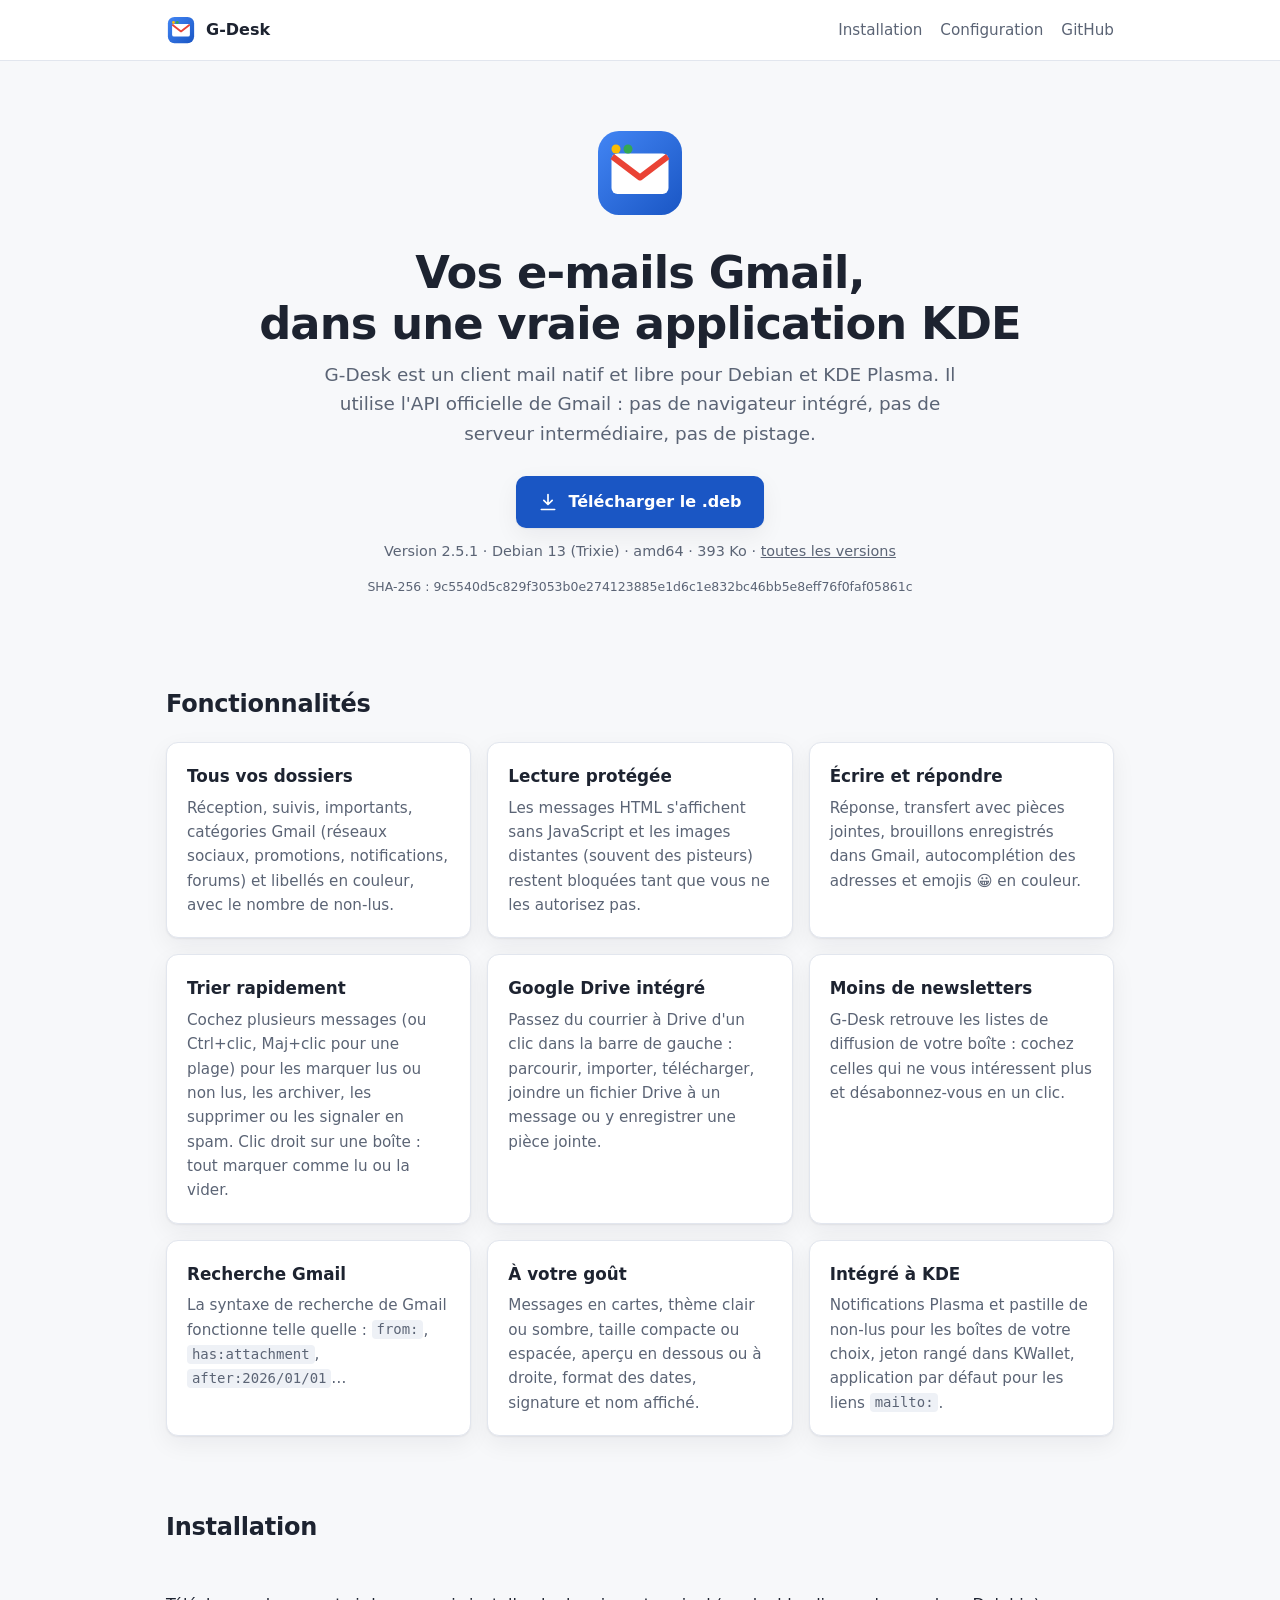
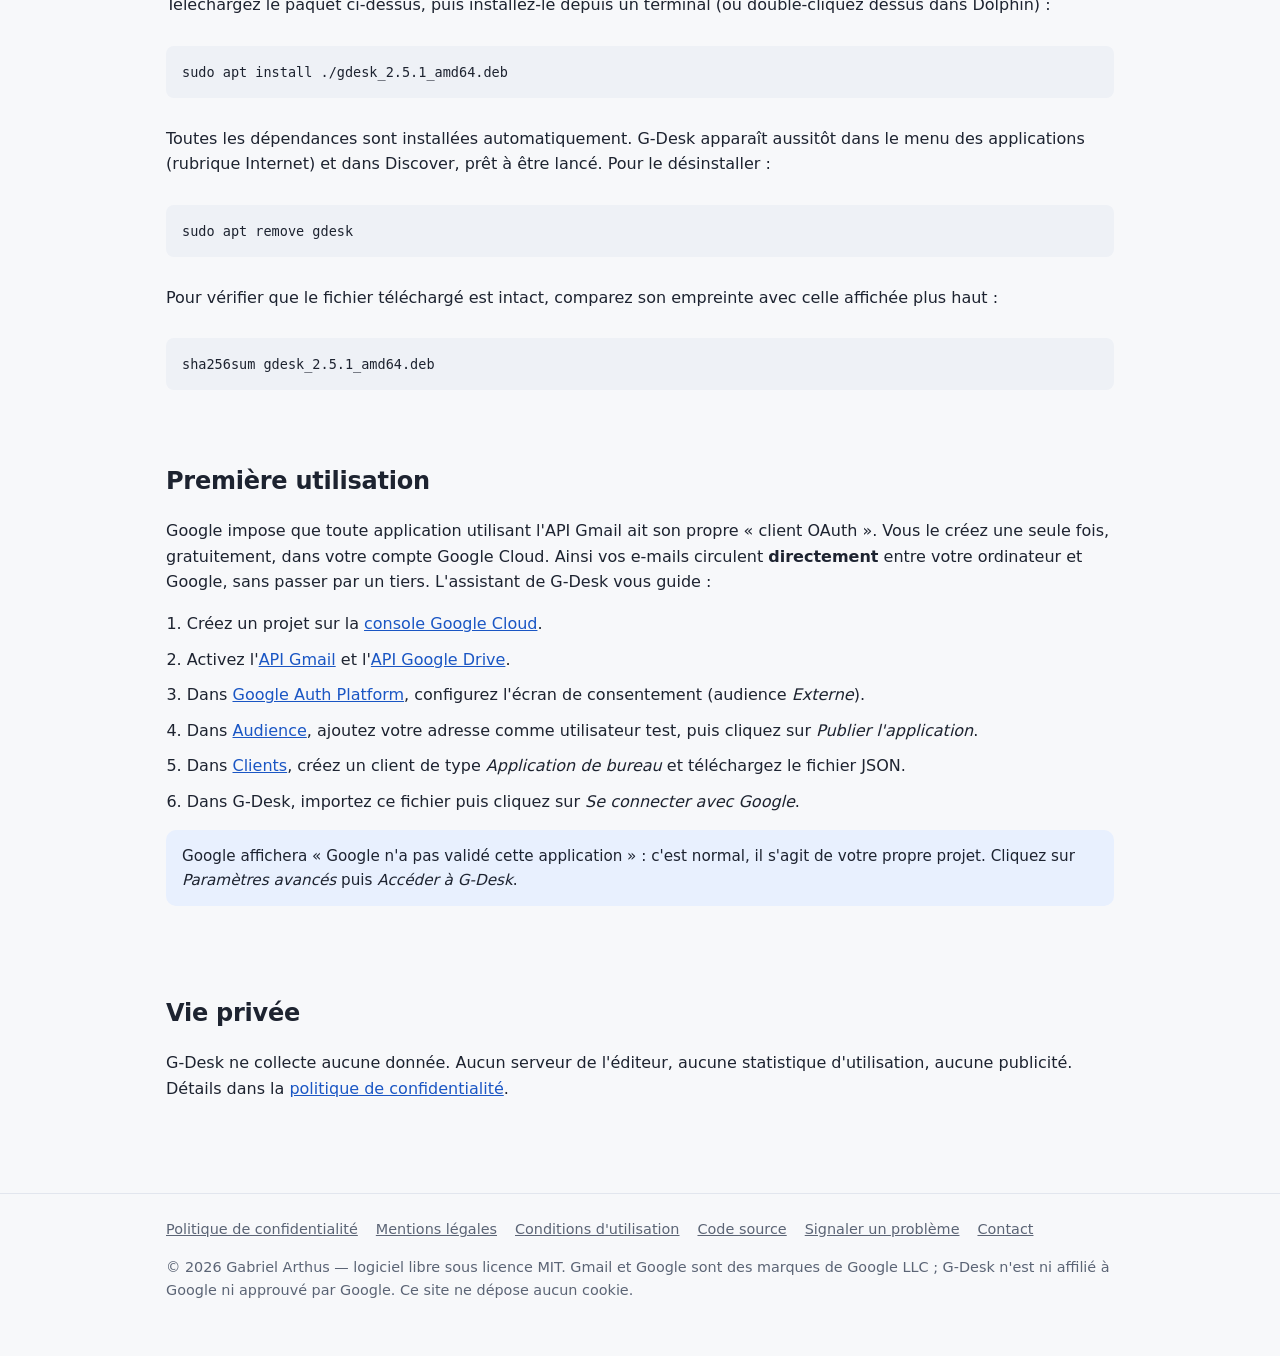
<file: docs/index.html>
<!DOCTYPE html>
<html lang="fr">
<head>
  <meta charset="utf-8">
  <meta name="viewport" content="width=device-width, initial-scale=1">
  <title>G-Desk — client mail Gmail pour KDE</title>
  <meta name="description" content="G-Desk est un client mail natif et libre pour Gmail sous Debian / KDE, basé sur l'API officielle de Google. Téléchargement du paquet .deb.">
  <link rel="icon" href="gdesk.svg" type="image/svg+xml">
  <link rel="stylesheet" href="style.css">
</head>
<body>
  <header class="site-header">
    <div class="wrap">
      <a class="brand" href="./"><img src="gdesk.svg" alt="">G-Desk</a>
      <nav>
        <a href="#installation">Installation</a>
        <a class="hide-sm" href="#premiere-utilisation">Configuration</a>
        <a href="https://github.com/KrakenAgite/gdesk">GitHub</a>
      </nav>
    </div>
  </header>

  <main>
    <div class="wrap hero">
      <img src="gdesk.svg" alt="Icône de G-Desk">
      <h1>Vos e-mails Gmail,<br>dans une vraie application KDE</h1>
      <p class="lead">G-Desk est un client mail natif et libre pour Debian et KDE Plasma. Il utilise l'API officielle
        de Gmail : pas de navigateur intégré, pas de serveur intermédiaire, pas de pistage.</p>
      <a class="btn" href="https://github.com/KrakenAgite/gdesk/releases/download/v2.5.1/gdesk_2.5.1_amd64.deb">
        <svg viewBox="0 0 24 24" fill="none" stroke="currentColor" stroke-width="2" stroke-linecap="round" stroke-linejoin="round" aria-hidden="true"><path d="M12 3v12m0 0-5-5m5 5 5-5M4 21h16"/></svg>
        Télécharger le .deb
      </a>
      <p class="meta">Version 2.5.1 · Debian 13 (Trixie) · amd64 · 393 Ko ·
        <a href="https://github.com/KrakenAgite/gdesk/releases">toutes les versions</a></p>
      <p class="meta checksum">SHA-256 : 9c5540d5c829f3053b0e274123885e1d6c1e832bc46bb5e8eff76f0faf05861c</p>
    </div>

    <section>
      <div class="wrap">
        <h2>Fonctionnalités</h2>
        <div class="grid">
          <div class="card"><h3>Tous vos dossiers</h3><p>Réception, suivis, importants, catégories Gmail (réseaux sociaux, promotions, notifications, forums) et libellés en couleur, avec le nombre de non-lus.</p></div>
          <div class="card"><h3>Lecture protégée</h3><p>Les messages HTML s'affichent sans JavaScript et les images distantes (souvent des pisteurs) restent bloquées tant que vous ne les autorisez pas.</p></div>
          <div class="card"><h3>Écrire et répondre</h3><p>Réponse, transfert avec pièces jointes, brouillons enregistrés dans Gmail, autocomplétion des adresses et emojis 😀 en couleur.</p></div>
          <div class="card"><h3>Trier rapidement</h3><p>Cochez plusieurs messages (ou Ctrl+clic, Maj+clic pour une plage) pour les marquer lus ou non lus, les archiver, les supprimer ou les signaler en spam. Clic droit sur une boîte : tout marquer comme lu ou la vider.</p></div>
          <div class="card"><h3>Google Drive intégré</h3><p>Passez du courrier à Drive d'un clic dans la barre de gauche : parcourir, importer, télécharger, joindre un fichier Drive à un message ou y enregistrer une pièce jointe.</p></div>
          <div class="card"><h3>Moins de newsletters</h3><p>G-Desk retrouve les listes de diffusion de votre boîte : cochez celles qui ne vous intéressent plus et désabonnez-vous en un clic.</p></div>
          <div class="card"><h3>Recherche Gmail</h3><p>La syntaxe de recherche de Gmail fonctionne telle quelle : <code>from:</code>, <code>has:attachment</code>, <code>after:2026/01/01</code>…</p></div>
          <div class="card"><h3>À votre goût</h3><p>Messages en cartes, thème clair ou sombre, taille compacte ou espacée, aperçu en dessous ou à droite, format des dates, signature et nom affiché.</p></div>
          <div class="card"><h3>Intégré à KDE</h3><p>Notifications Plasma et pastille de non-lus pour les boîtes de votre choix, jeton rangé dans KWallet, application par défaut pour les liens <code>mailto:</code>.</p></div>
        </div>
      </div>
    </section>

    <section id="installation">
      <div class="wrap install">
        <h2>Installation</h2>
        <p>Téléchargez le paquet ci-dessus, puis installez-le depuis un terminal (ou double-cliquez dessus dans Dolphin) :</p>
        <pre><code>sudo apt install ./gdesk_2.5.1_amd64.deb</code></pre>
        <p>Toutes les dépendances sont installées automatiquement. G-Desk apparaît aussitôt dans le menu des applications (rubrique Internet) et dans Discover, prêt à être lancé. Pour le désinstaller :</p>
        <pre><code>sudo apt remove gdesk</code></pre>
        <p>Pour vérifier que le fichier téléchargé est intact, comparez son empreinte avec celle affichée plus haut :</p>
        <pre><code>sha256sum gdesk_2.5.1_amd64.deb</code></pre>
      </div>
    </section>

    <section id="premiere-utilisation">
      <div class="wrap">
        <h2>Première utilisation</h2>
        <p>Google impose que toute application utilisant l'API Gmail ait son propre « client OAuth ». Vous le créez une seule
          fois, gratuitement, dans votre compte Google Cloud. Ainsi vos e-mails circulent <strong>directement</strong>
          entre votre ordinateur et Google, sans passer par un tiers. L'assistant de G-Desk vous guide :</p>
        <ol class="steps">
          <li>Créez un projet sur la <a href="https://console.cloud.google.com/projectcreate">console Google Cloud</a>.</li>
          <li>Activez l'<a href="https://console.cloud.google.com/apis/library/gmail.googleapis.com">API Gmail</a> et l'<a href="https://console.cloud.google.com/apis/library/drive.googleapis.com">API Google Drive</a>.</li>
          <li>Dans <a href="https://console.cloud.google.com/auth/overview">Google Auth Platform</a>, configurez l'écran de consentement (audience <em>Externe</em>).</li>
          <li>Dans <a href="https://console.cloud.google.com/auth/audience">Audience</a>, ajoutez votre adresse comme utilisateur test, puis cliquez sur <em>Publier l'application</em>.</li>
          <li>Dans <a href="https://console.cloud.google.com/auth/clients">Clients</a>, créez un client de type <em>Application de bureau</em> et téléchargez le fichier JSON.</li>
          <li>Dans G-Desk, importez ce fichier puis cliquez sur <em>Se connecter avec Google</em>.</li>
        </ol>
        <p class="notice">Google affichera « Google n'a pas validé cette application » : c'est normal, il s'agit de votre
          propre projet. Cliquez sur <em>Paramètres avancés</em> puis <em>Accéder à G-Desk</em>.</p>
      </div>
    </section>

    <section>
      <div class="wrap">
        <h2>Vie privée</h2>
        <p>G-Desk ne collecte aucune donnée. Aucun serveur de l'éditeur, aucune statistique d'utilisation, aucune
          publicité. Détails dans la <a href="confidentialite.html">politique de confidentialité</a>.</p>
      </div>
    </section>
  </main>

  <footer class="site-footer">
    <div class="wrap">
      <div class="links">
        <a href="confidentialite.html">Politique de confidentialité</a>
        <a href="mentions-legales.html">Mentions légales</a>
        <a href="conditions-utilisation.html">Conditions d'utilisation</a>
        <a href="https://github.com/KrakenAgite/gdesk">Code source</a>
        <a href="https://github.com/KrakenAgite/gdesk/issues">Signaler un problème</a>
        <a href="mailto:arthus.gab@gmail.com">Contact</a>
      </div>
      <p>© 2026 Gabriel Arthus — logiciel libre sous licence MIT. Gmail et Google sont des marques de Google LLC ;
        G-Desk n'est ni affilié à Google ni approuvé par Google. Ce site ne dépose aucun cookie.</p>
    </div>
  </footer>
</body>
</html>
</file>
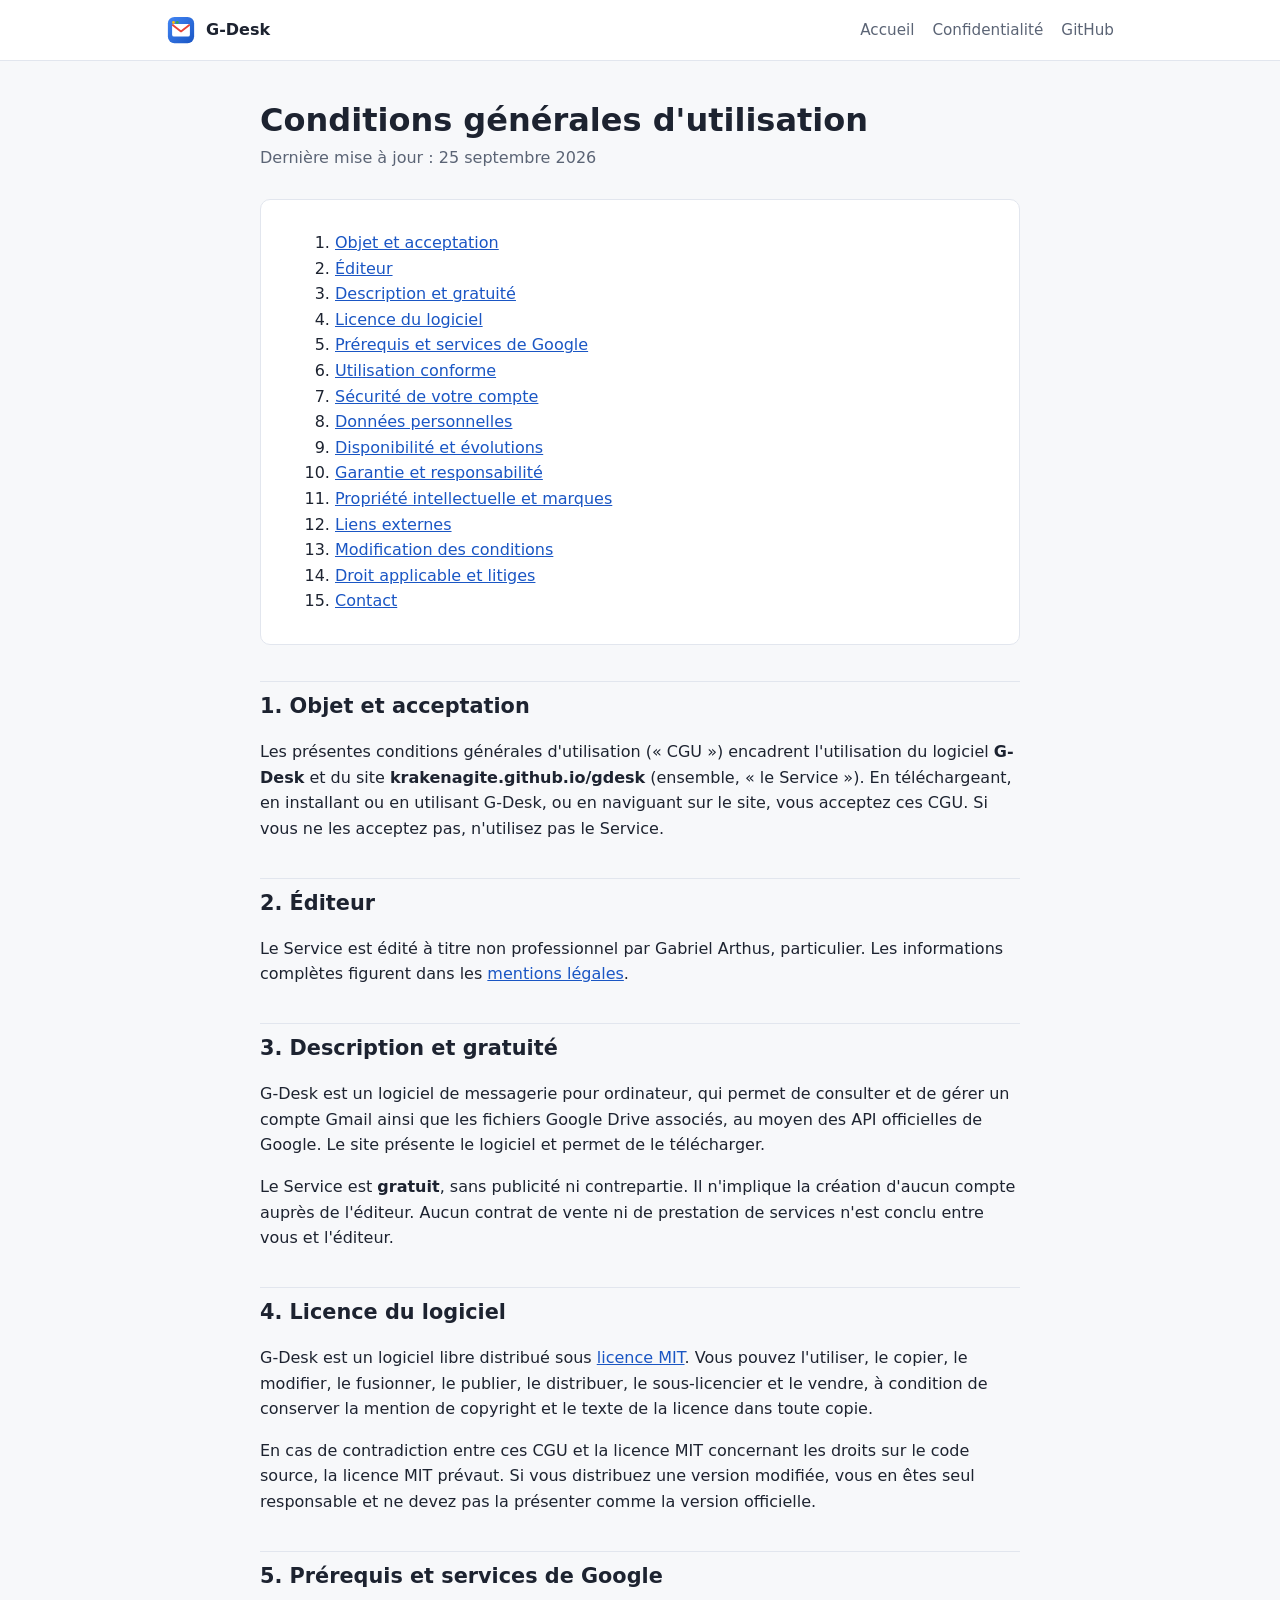
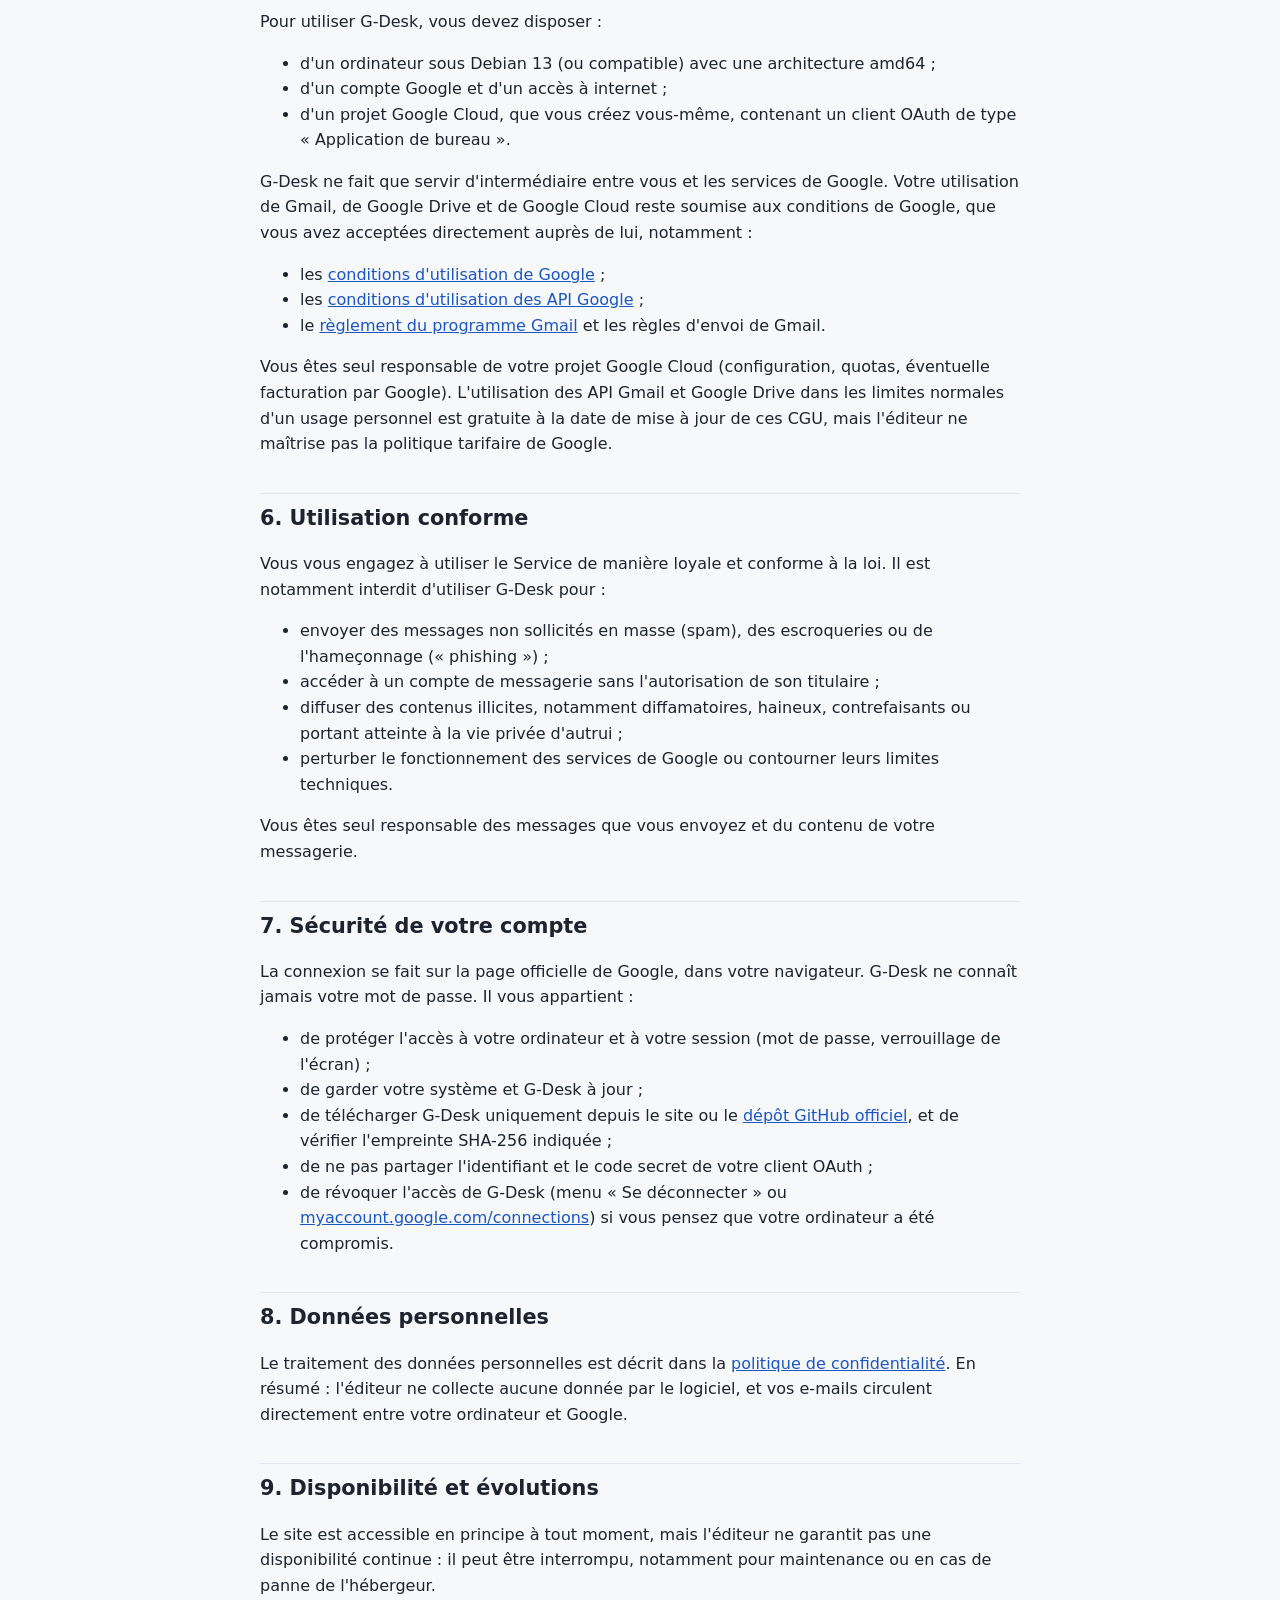
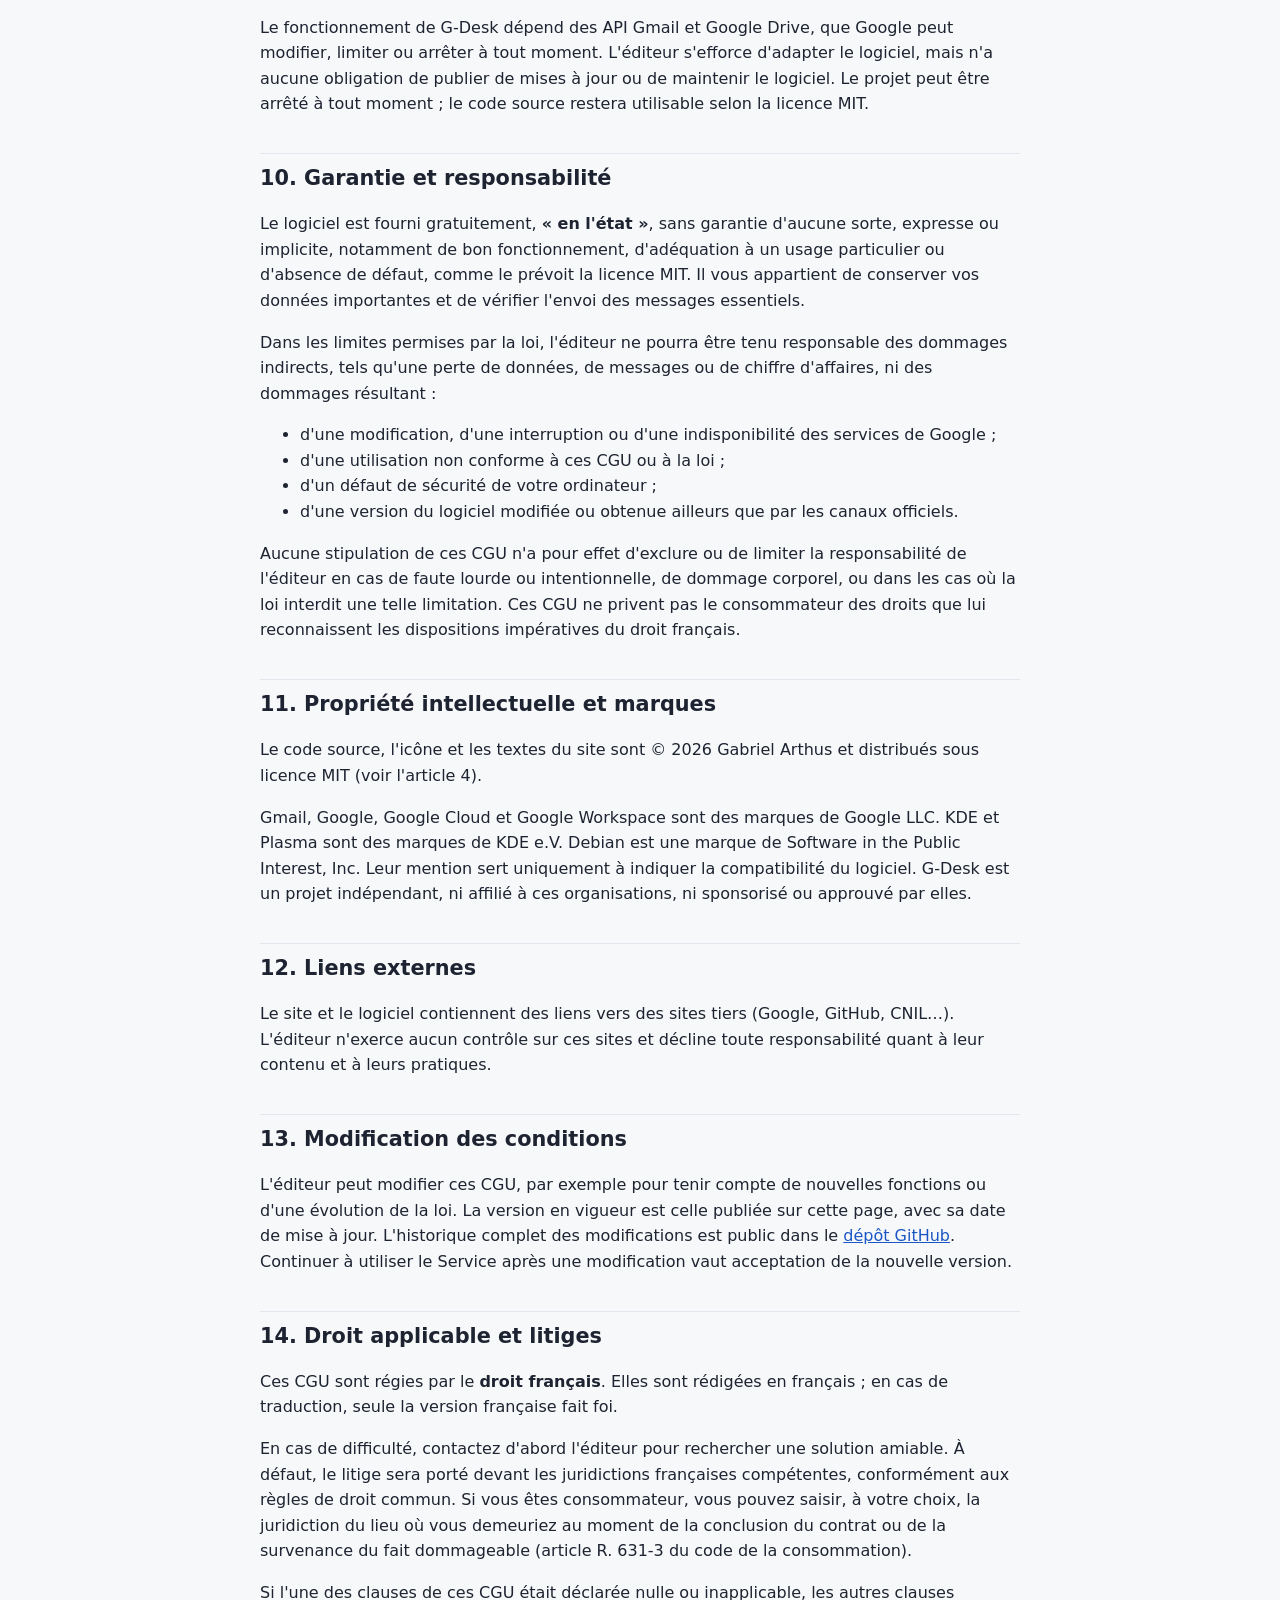
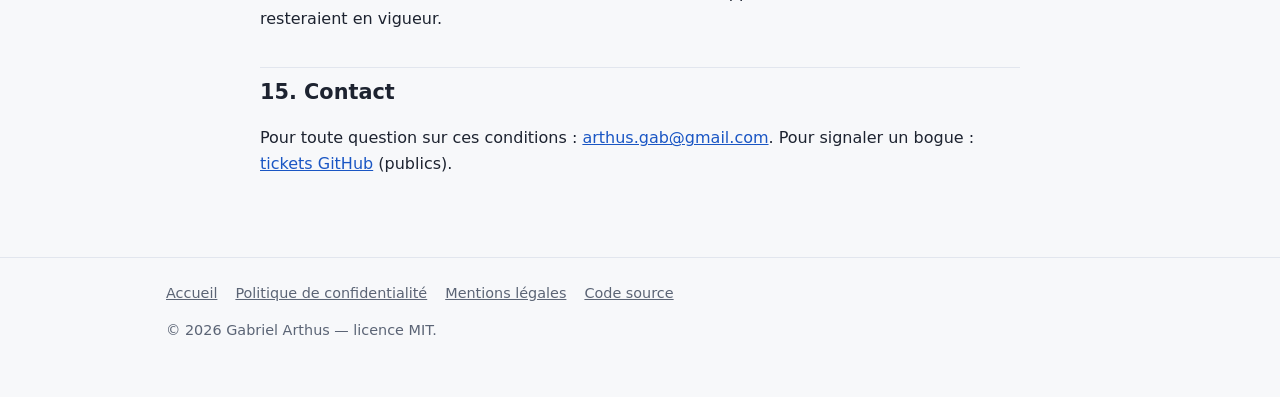
<file: docs/conditions-utilisation.html>
<!DOCTYPE html>
<html lang="fr">
<head>
  <meta charset="utf-8">
  <meta name="viewport" content="width=device-width, initial-scale=1">
  <title>Conditions d'utilisation — G-Desk</title>
  <meta name="description" content="Conditions générales d'utilisation du logiciel G-Desk et de son site web.">
  <link rel="icon" href="gdesk.svg" type="image/svg+xml">
  <link rel="stylesheet" href="style.css">
</head>
<body>
  <header class="site-header">
    <div class="wrap">
      <a class="brand" href="./"><img src="gdesk.svg" alt="">G-Desk</a>
      <nav>
        <a href="./">Accueil</a>
        <a href="confidentialite.html">Confidentialité</a>
        <a class="hide-sm" href="https://github.com/KrakenAgite/gdesk">GitHub</a>
      </nav>
    </div>
  </header>

  <main class="wrap legal">
    <h1>Conditions générales d'utilisation</h1>
    <p class="updated">Dernière mise à jour : 25 septembre 2026</p>

    <nav class="toc" aria-label="Sommaire">
      <ol>
        <li><a href="#objet">Objet et acceptation</a></li>
        <li><a href="#editeur">Éditeur</a></li>
        <li><a href="#description">Description et gratuité</a></li>
        <li><a href="#licence">Licence du logiciel</a></li>
        <li><a href="#prerequis">Prérequis et services de Google</a></li>
        <li><a href="#usage">Utilisation conforme</a></li>
        <li><a href="#securite">Sécurité de votre compte</a></li>
        <li><a href="#donnees">Données personnelles</a></li>
        <li><a href="#disponibilite">Disponibilité et évolutions</a></li>
        <li><a href="#responsabilite">Garantie et responsabilité</a></li>
        <li><a href="#propriete">Propriété intellectuelle et marques</a></li>
        <li><a href="#liens">Liens externes</a></li>
        <li><a href="#modification">Modification des conditions</a></li>
        <li><a href="#droit">Droit applicable et litiges</a></li>
        <li><a href="#contact">Contact</a></li>
      </ol>
    </nav>

    <h2 id="objet">1. Objet et acceptation</h2>
    <p>Les présentes conditions générales d'utilisation (« CGU ») encadrent l'utilisation du logiciel <strong>G-Desk</strong>
      et du site <strong>krakenagite.github.io/gdesk</strong> (ensemble, « le Service »). En téléchargeant, en installant
      ou en utilisant G-Desk, ou en naviguant sur le site, vous acceptez ces CGU. Si vous ne les acceptez pas, n'utilisez
      pas le Service.</p>

    <h2 id="editeur">2. Éditeur</h2>
    <p>Le Service est édité à titre non professionnel par Gabriel Arthus, particulier. Les informations complètes
      figurent dans les <a href="mentions-legales.html">mentions légales</a>.</p>

    <h2 id="description">3. Description et gratuité</h2>
    <p>G-Desk est un logiciel de messagerie pour ordinateur, qui permet de consulter et de gérer un compte Gmail ainsi que
      les fichiers Google Drive associés, au moyen des API officielles de Google. Le site présente le logiciel et permet de le télécharger.</p>
    <p>Le Service est <strong>gratuit</strong>, sans publicité ni contrepartie. Il n'implique la création d'aucun compte
      auprès de l'éditeur. Aucun contrat de vente ni de prestation de services n'est conclu entre vous et l'éditeur.</p>

    <h2 id="licence">4. Licence du logiciel</h2>
    <p>G-Desk est un logiciel libre distribué sous <a href="https://github.com/KrakenAgite/gdesk/blob/main/LICENSE">licence
      MIT</a>. Vous pouvez l'utiliser, le copier, le modifier, le fusionner, le publier, le distribuer, le sous-licencier
      et le vendre, à condition de conserver la mention de copyright et le texte de la licence dans toute copie.</p>
    <p>En cas de contradiction entre ces CGU et la licence MIT concernant les droits sur le code source, la licence
      MIT prévaut. Si vous distribuez une version modifiée, vous en êtes seul responsable et ne devez pas la présenter
      comme la version officielle.</p>

    <h2 id="prerequis">5. Prérequis et services de Google</h2>
    <p>Pour utiliser G-Desk, vous devez disposer :</p>
    <ul>
      <li>d'un ordinateur sous Debian 13 (ou compatible) avec une architecture amd64 ;</li>
      <li>d'un compte Google et d'un accès à internet ;</li>
      <li>d'un projet Google Cloud, que vous créez vous-même, contenant un client OAuth de type « Application de bureau ».</li>
    </ul>
    <p>G-Desk ne fait que servir d'intermédiaire entre vous et les services de Google. Votre utilisation de Gmail, de
      Google Drive et de Google Cloud reste soumise aux conditions de Google, que vous avez acceptées directement auprès de lui, notamment :</p>
    <ul>
      <li>les <a href="https://policies.google.com/terms?hl=fr">conditions d'utilisation de Google</a> ;</li>
      <li>les <a href="https://developers.google.com/terms?hl=fr">conditions d'utilisation des API Google</a> ;</li>
      <li>le <a href="https://support.google.com/mail/answer/81126?hl=fr">règlement du programme Gmail</a> et les
        règles d'envoi de Gmail.</li>
    </ul>
    <p>Vous êtes seul responsable de votre projet Google Cloud (configuration, quotas, éventuelle facturation par Google).
      L'utilisation des API Gmail et Google Drive dans les limites normales d'un usage personnel est gratuite à la date de mise à jour
      de ces CGU, mais l'éditeur ne maîtrise pas la politique tarifaire de Google.</p>

    <h2 id="usage">6. Utilisation conforme</h2>
    <p>Vous vous engagez à utiliser le Service de manière loyale et conforme à la loi. Il est notamment interdit
      d'utiliser G-Desk pour :</p>
    <ul>
      <li>envoyer des messages non sollicités en masse (spam), des escroqueries ou de l'hameçonnage (« phishing ») ;</li>
      <li>accéder à un compte de messagerie sans l'autorisation de son titulaire ;</li>
      <li>diffuser des contenus illicites, notamment diffamatoires, haineux, contrefaisants ou portant atteinte à la vie
        privée d'autrui ;</li>
      <li>perturber le fonctionnement des services de Google ou contourner leurs limites techniques.</li>
    </ul>
    <p>Vous êtes seul responsable des messages que vous envoyez et du contenu de votre messagerie.</p>

    <h2 id="securite">7. Sécurité de votre compte</h2>
    <p>La connexion se fait sur la page officielle de Google, dans votre navigateur. G-Desk ne connaît jamais votre mot
      de passe. Il vous appartient :</p>
    <ul>
      <li>de protéger l'accès à votre ordinateur et à votre session (mot de passe, verrouillage de l'écran) ;</li>
      <li>de garder votre système et G-Desk à jour ;</li>
      <li>de télécharger G-Desk uniquement depuis le site ou le <a href="https://github.com/KrakenAgite/gdesk/releases">dépôt
        GitHub officiel</a>, et de vérifier l'empreinte SHA-256 indiquée ;</li>
      <li>de ne pas partager l'identifiant et le code secret de votre client OAuth ;</li>
      <li>de révoquer l'accès de G-Desk (menu « Se déconnecter » ou
        <a href="https://myaccount.google.com/connections">myaccount.google.com/connections</a>) si vous pensez que votre
        ordinateur a été compromis.</li>
    </ul>

    <h2 id="donnees">8. Données personnelles</h2>
    <p>Le traitement des données personnelles est décrit dans la <a href="confidentialite.html">politique de
      confidentialité</a>. En résumé : l'éditeur ne collecte aucune donnée par le logiciel, et vos e-mails circulent
      directement entre votre ordinateur et Google.</p>

    <h2 id="disponibilite">9. Disponibilité et évolutions</h2>
    <p>Le site est accessible en principe à tout moment, mais l'éditeur ne garantit pas une disponibilité continue :
      il peut être interrompu, notamment pour maintenance ou en cas de panne de l'hébergeur.</p>
    <p>Le fonctionnement de G-Desk dépend des API Gmail et Google Drive, que Google peut modifier, limiter ou arrêter à tout moment.
      L'éditeur s'efforce d'adapter le logiciel, mais n'a aucune obligation de publier de mises à jour ou de maintenir
      le logiciel. Le projet peut être arrêté à tout moment ; le code source restera utilisable selon la licence MIT.</p>

    <h2 id="responsabilite">10. Garantie et responsabilité</h2>
    <p>Le logiciel est fourni gratuitement, <strong>« en l'état »</strong>, sans garantie d'aucune sorte, expresse ou
      implicite, notamment de bon fonctionnement, d'adéquation à un usage particulier ou d'absence de défaut, comme le
      prévoit la licence MIT. Il vous appartient de conserver vos données importantes et de vérifier l'envoi des
      messages essentiels.</p>
    <p>Dans les limites permises par la loi, l'éditeur ne pourra être tenu responsable des dommages indirects, tels
      qu'une perte de données, de messages ou de chiffre d'affaires, ni des dommages résultant :</p>
    <ul>
      <li>d'une modification, d'une interruption ou d'une indisponibilité des services de Google ;</li>
      <li>d'une utilisation non conforme à ces CGU ou à la loi ;</li>
      <li>d'un défaut de sécurité de votre ordinateur ;</li>
      <li>d'une version du logiciel modifiée ou obtenue ailleurs que par les canaux officiels.</li>
    </ul>
    <p>Aucune stipulation de ces CGU n'a pour effet d'exclure ou de limiter la responsabilité de l'éditeur en cas de
      faute lourde ou intentionnelle, de dommage corporel, ou dans les cas où la loi interdit une telle limitation.
      Ces CGU ne privent pas le consommateur des droits que lui reconnaissent les dispositions impératives du droit
      français.</p>

    <h2 id="propriete">11. Propriété intellectuelle et marques</h2>
    <p>Le code source, l'icône et les textes du site sont © 2026 Gabriel Arthus et distribués sous licence MIT (voir
      l'article 4).</p>
    <p>Gmail, Google, Google Cloud et Google Workspace sont des marques de Google LLC. KDE et Plasma sont des marques de
      KDE e.V. Debian est une marque de Software in the Public Interest, Inc. Leur mention sert uniquement à indiquer la
      compatibilité du logiciel. G-Desk est un projet indépendant, ni affilié à ces organisations, ni sponsorisé ou
      approuvé par elles.</p>

    <h2 id="liens">12. Liens externes</h2>
    <p>Le site et le logiciel contiennent des liens vers des sites tiers (Google, GitHub, CNIL…). L'éditeur n'exerce
      aucun contrôle sur ces sites et décline toute responsabilité quant à leur contenu et à leurs pratiques.</p>

    <h2 id="modification">13. Modification des conditions</h2>
    <p>L'éditeur peut modifier ces CGU, par exemple pour tenir compte de nouvelles fonctions ou d'une évolution de la
      loi. La version en vigueur est celle publiée sur cette page, avec sa date de mise à jour. L'historique complet des
      modifications est public dans le
      <a href="https://github.com/KrakenAgite/gdesk/commits/main/docs/conditions-utilisation.html">dépôt GitHub</a>.
      Continuer à utiliser le Service après une modification vaut acceptation de la nouvelle version.</p>

    <h2 id="droit">14. Droit applicable et litiges</h2>
    <p>Ces CGU sont régies par le <strong>droit français</strong>. Elles sont rédigées en français ; en cas de traduction,
      seule la version française fait foi.</p>
    <p>En cas de difficulté, contactez d'abord l'éditeur pour rechercher une solution amiable. À défaut, le litige sera
      porté devant les juridictions françaises compétentes, conformément aux règles de droit commun. Si vous êtes
      consommateur, vous pouvez saisir, à votre choix, la juridiction du lieu où vous demeuriez au moment de la
      conclusion du contrat ou de la survenance du fait dommageable (article R. 631-3 du code de la consommation).</p>
    <p>Si l'une des clauses de ces CGU était déclarée nulle ou inapplicable, les autres clauses resteraient en
      vigueur.</p>

    <h2 id="contact">15. Contact</h2>
    <p>Pour toute question sur ces conditions : <a href="mailto:arthus.gab@gmail.com">arthus.gab@gmail.com</a>. Pour
      signaler un bogue : <a href="https://github.com/KrakenAgite/gdesk/issues">tickets GitHub</a> (publics).</p>
  </main>

  <footer class="site-footer">
    <div class="wrap">
      <div class="links">
        <a href="./">Accueil</a>
        <a href="confidentialite.html">Politique de confidentialité</a>
        <a href="mentions-legales.html">Mentions légales</a>
        <a href="https://github.com/KrakenAgite/gdesk">Code source</a>
      </div>
      <p>© 2026 Gabriel Arthus — licence MIT.</p>
    </div>
  </footer>
</body>
</html>
</file>
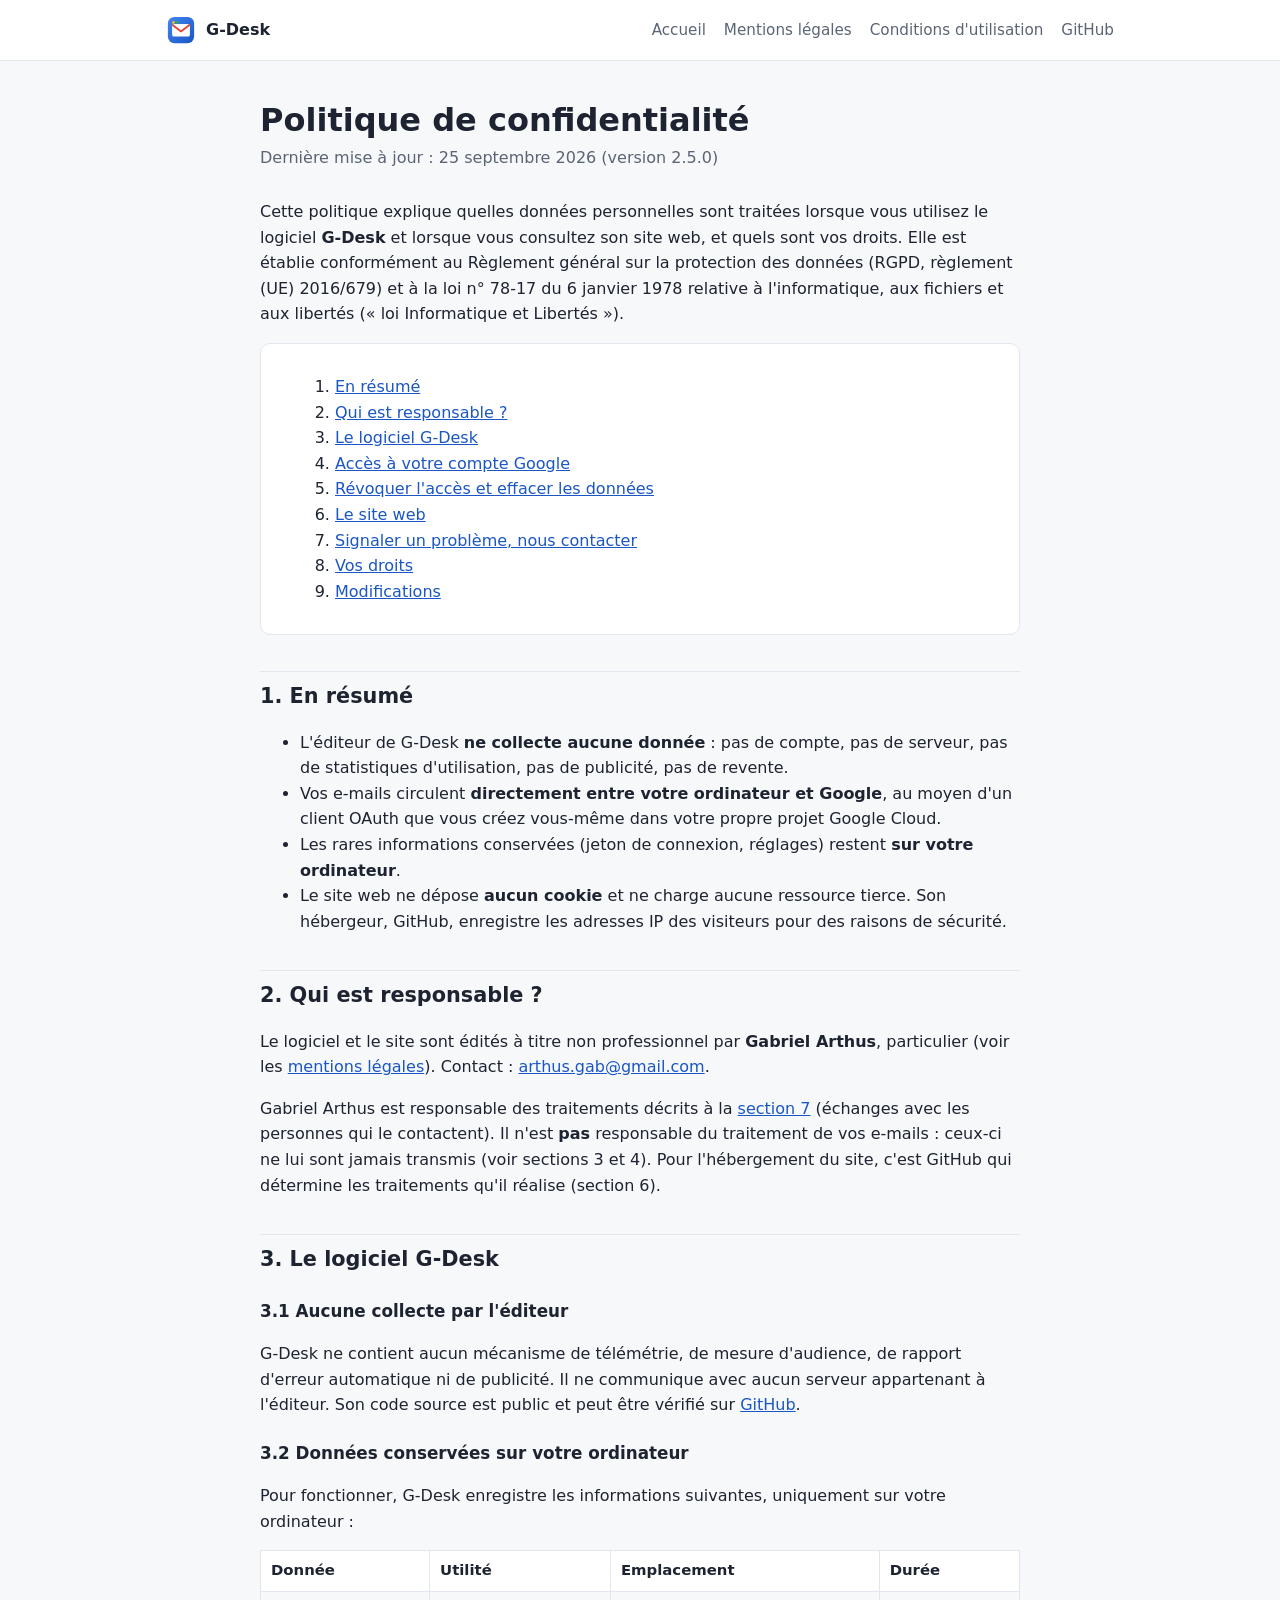
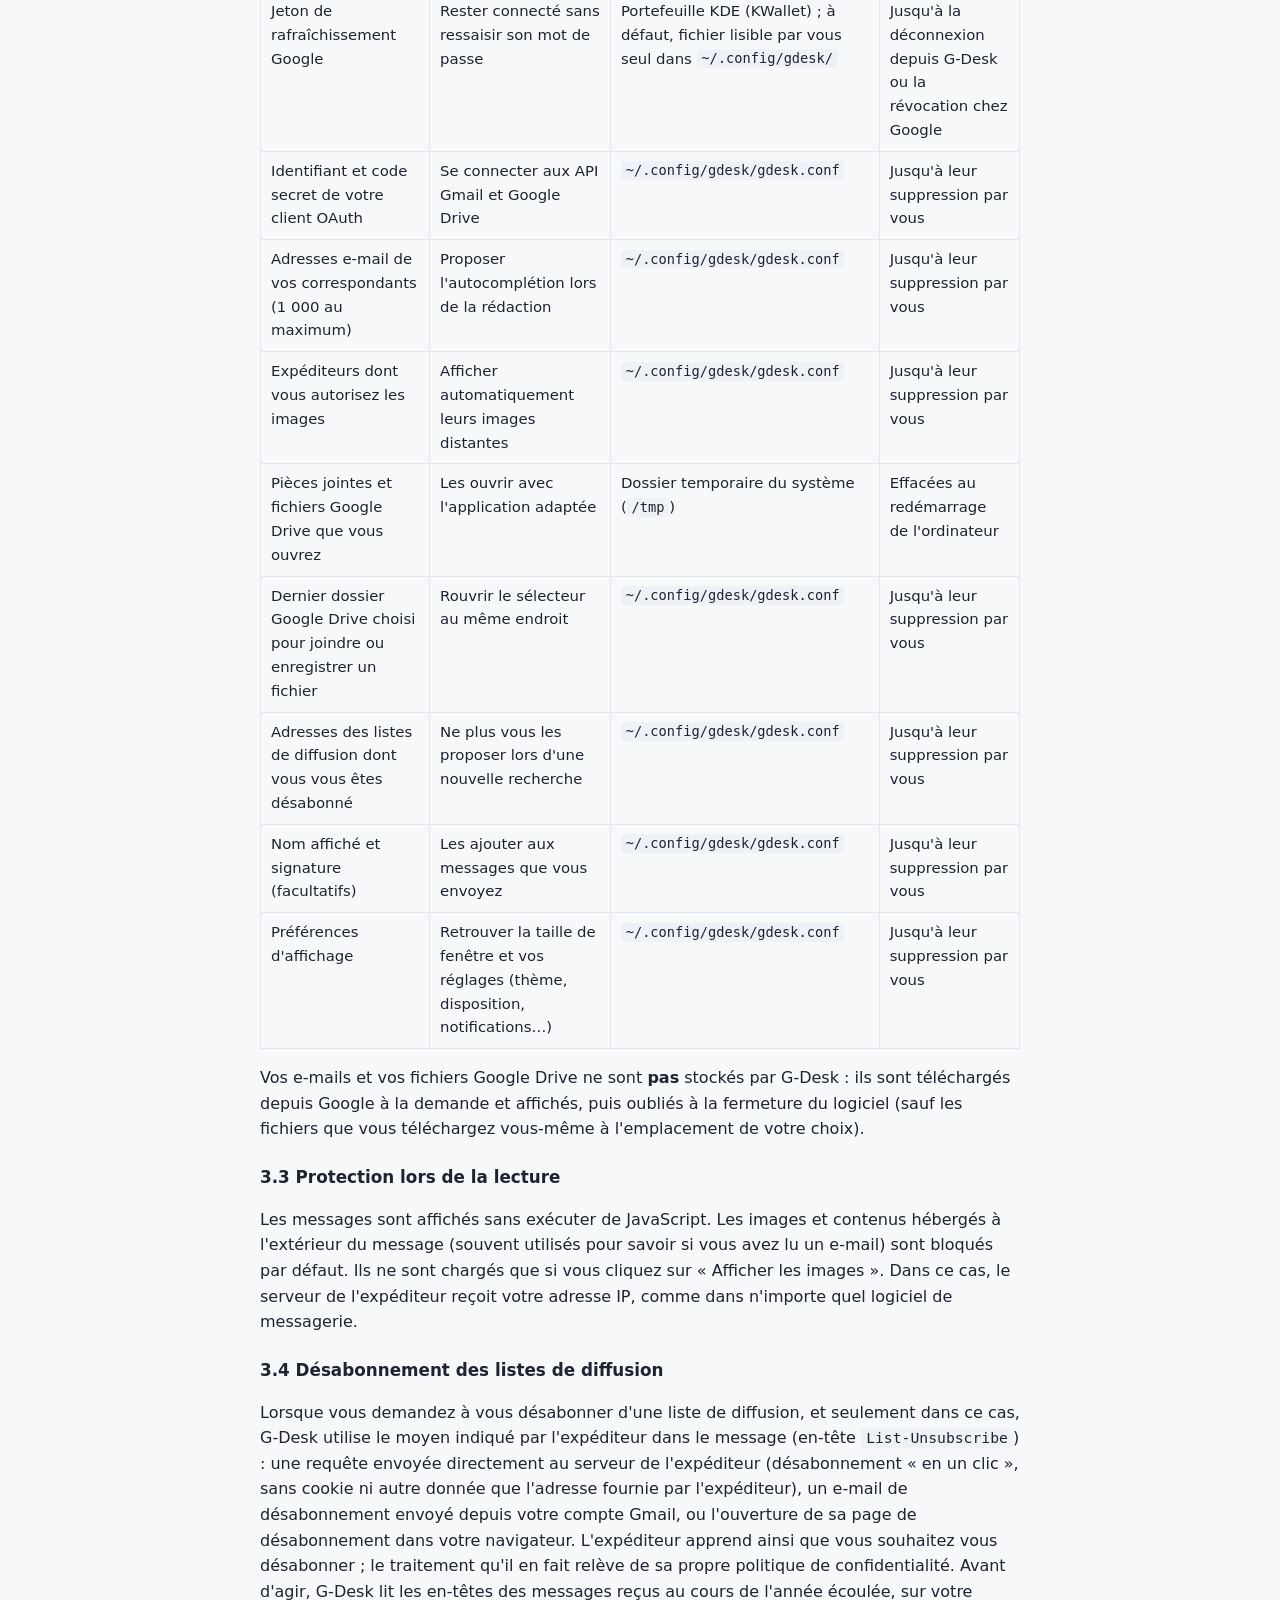
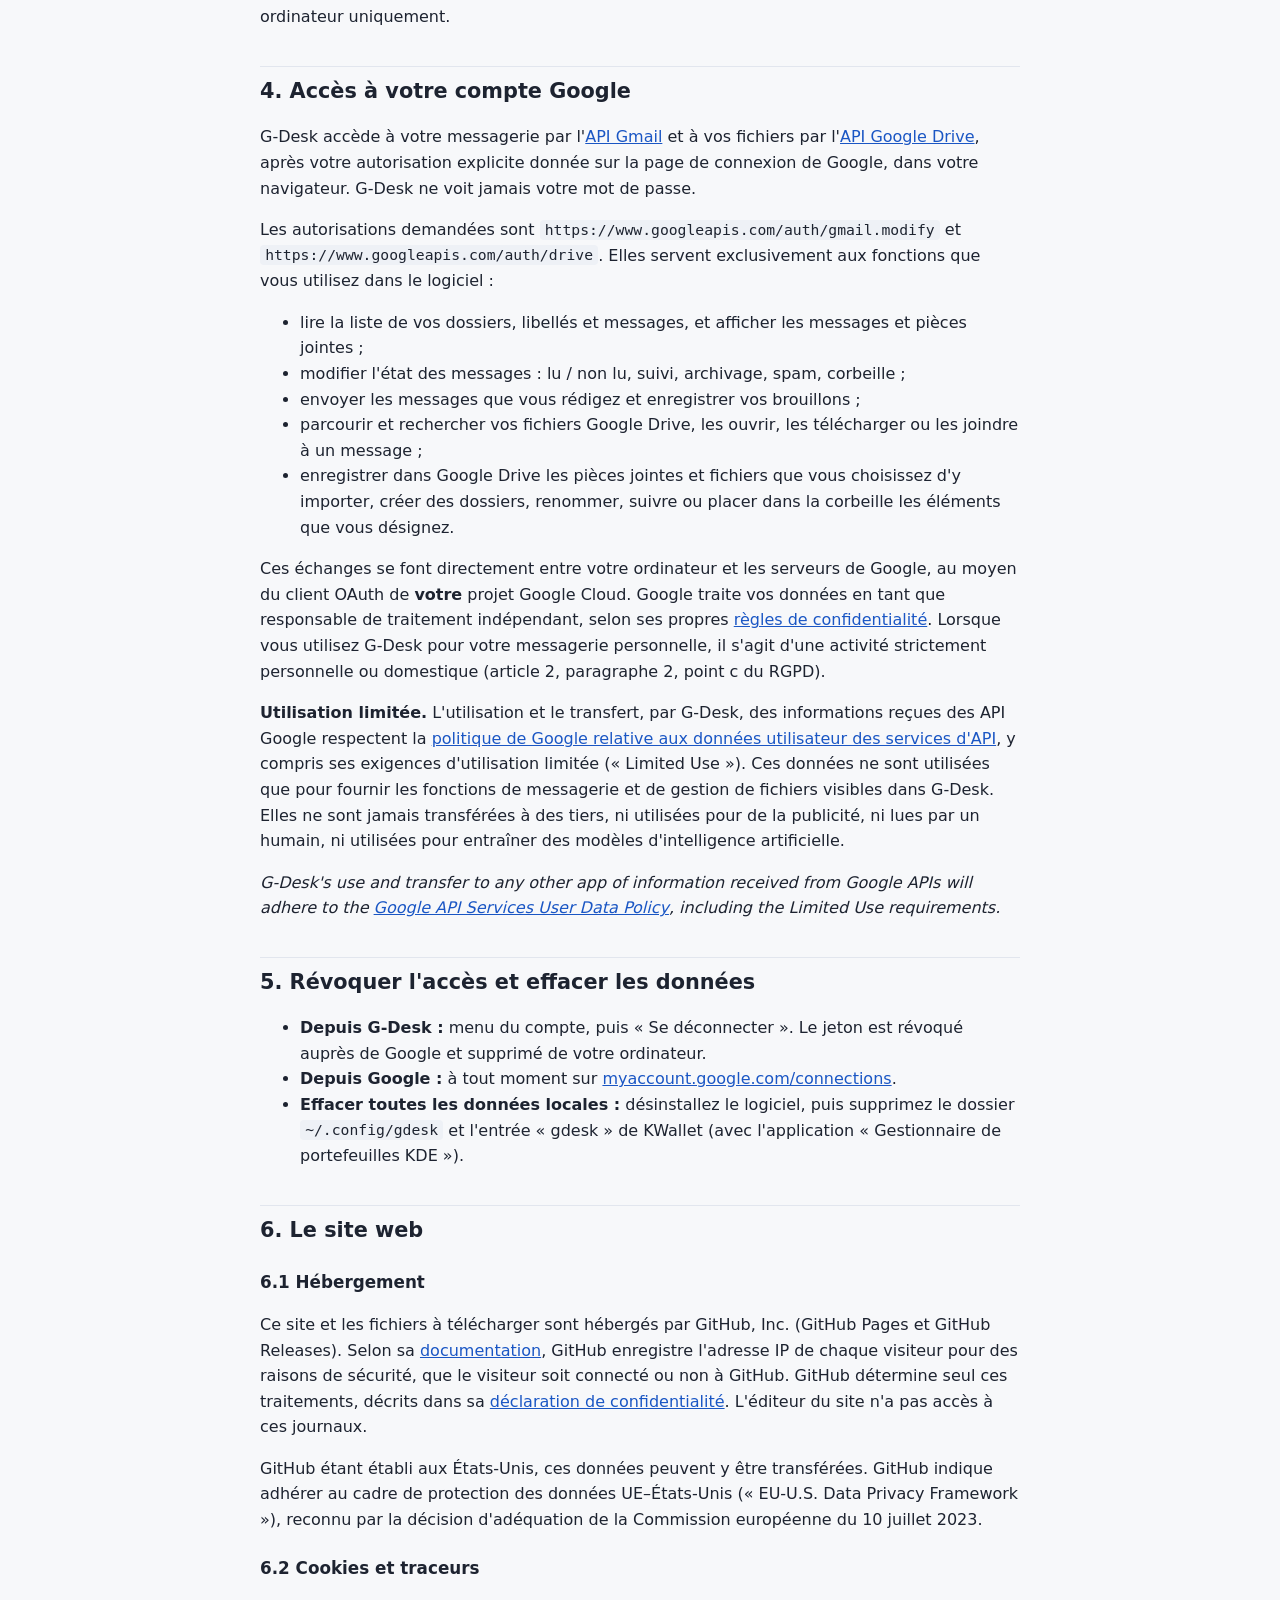
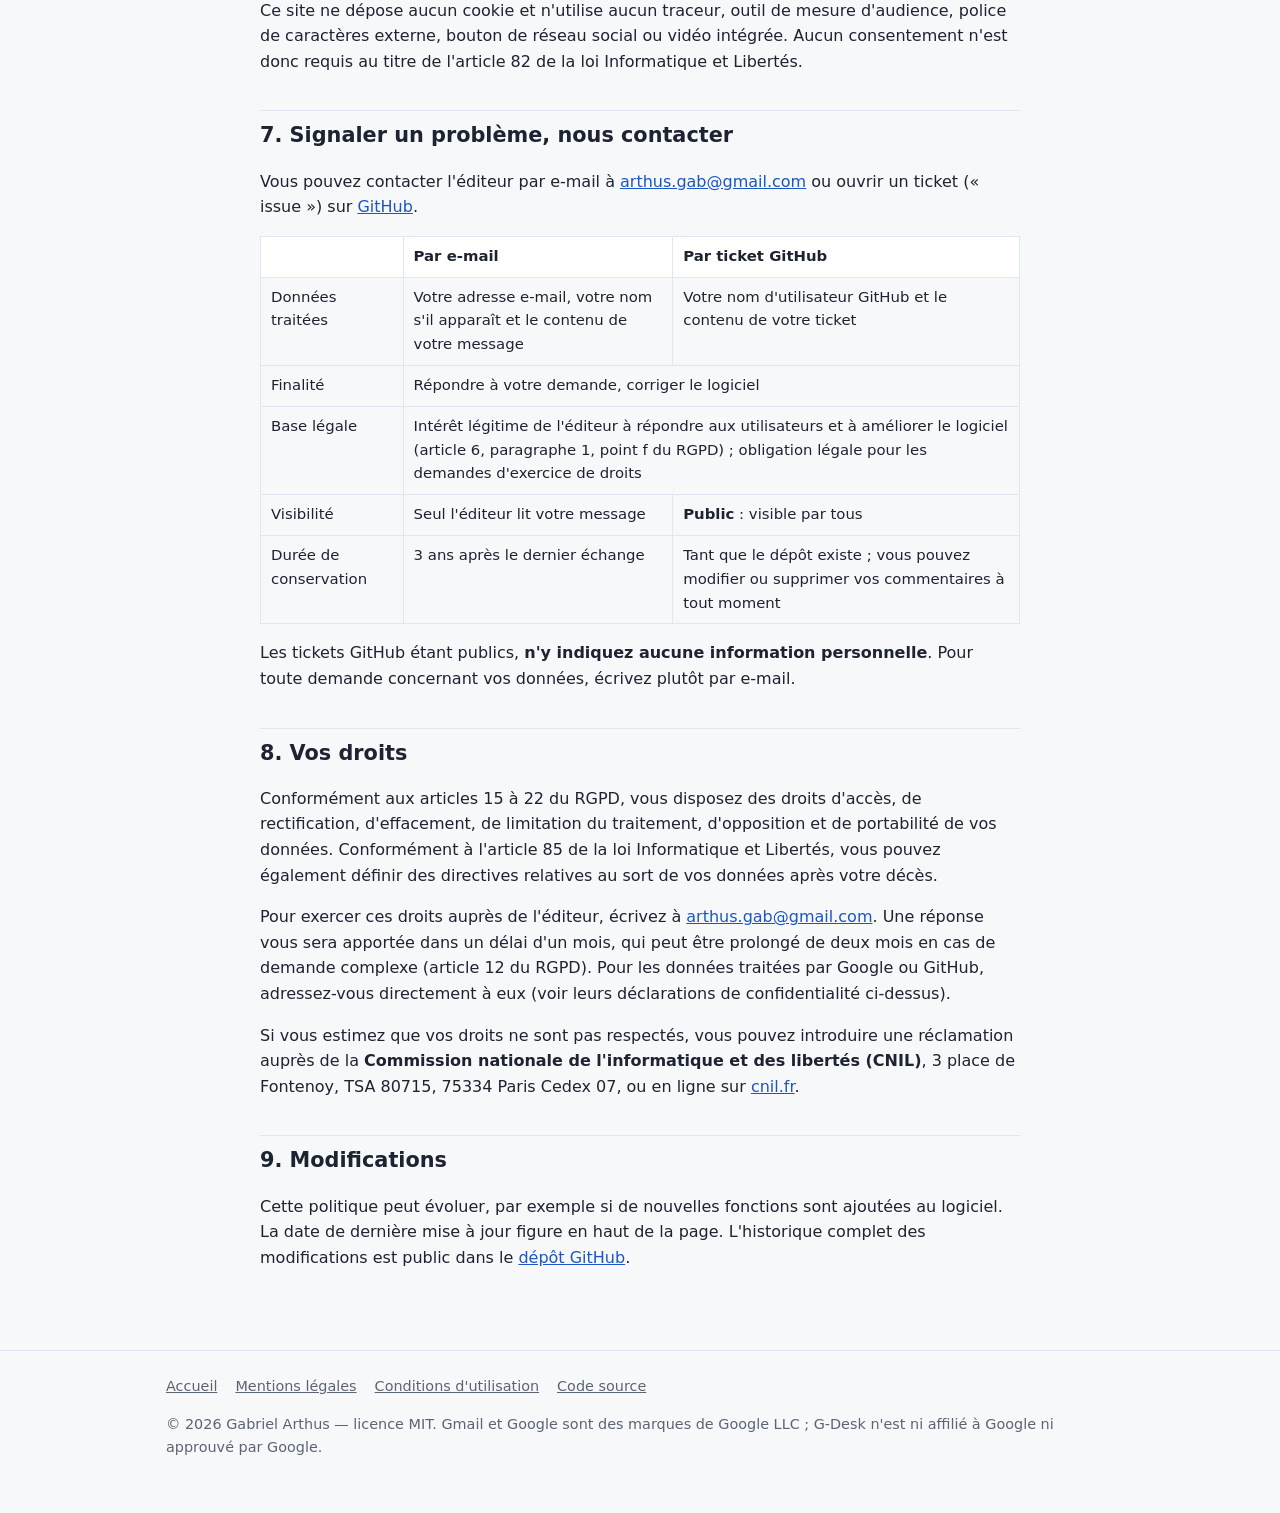
<file: docs/confidentialite.html>
<!DOCTYPE html>
<html lang="fr">
<head>
  <meta charset="utf-8">
  <meta name="viewport" content="width=device-width, initial-scale=1">
  <title>Politique de confidentialité — G-Desk</title>
  <meta name="description" content="Politique de confidentialité du logiciel G-Desk et de son site web, conforme au RGPD et à la loi Informatique et Libertés.">
  <link rel="icon" href="gdesk.svg" type="image/svg+xml">
  <link rel="stylesheet" href="style.css">
</head>
<body>
  <header class="site-header">
    <div class="wrap">
      <a class="brand" href="./"><img src="gdesk.svg" alt="">G-Desk</a>
      <nav>
        <a href="./">Accueil</a>
        <a href="mentions-legales.html">Mentions légales</a>
        <a class="hide-sm" href="conditions-utilisation.html">Conditions d'utilisation</a>
        <a class="hide-sm" href="https://github.com/KrakenAgite/gdesk">GitHub</a>
      </nav>
    </div>
  </header>

  <main class="wrap legal">
    <h1>Politique de confidentialité</h1>
    <p class="updated">Dernière mise à jour : 25 septembre 2026 (version 2.5.0)</p>

    <p>Cette politique explique quelles données personnelles sont traitées lorsque vous utilisez le logiciel
      <strong>G-Desk</strong> et lorsque vous consultez son site web, et quels sont vos droits. Elle est établie
      conformément au Règlement général sur la protection des données (RGPD, règlement (UE) 2016/679) et à la loi
      n° 78-17 du 6 janvier 1978 relative à l'informatique, aux fichiers et aux libertés (« loi Informatique et
      Libertés »).</p>

    <nav class="toc" aria-label="Sommaire">
      <ol>
        <li><a href="#resume">En résumé</a></li>
        <li><a href="#editeur">Qui est responsable ?</a></li>
        <li><a href="#logiciel">Le logiciel G-Desk</a></li>
        <li><a href="#google">Accès à votre compte Google</a></li>
        <li><a href="#revocation">Révoquer l'accès et effacer les données</a></li>
        <li><a href="#site">Le site web</a></li>
        <li><a href="#contact">Signaler un problème, nous contacter</a></li>
        <li><a href="#droits">Vos droits</a></li>
        <li><a href="#modifications">Modifications</a></li>
      </ol>
    </nav>

    <h2 id="resume">1. En résumé</h2>
    <ul>
      <li>L'éditeur de G-Desk <strong>ne collecte aucune donnée</strong> : pas de compte, pas de serveur, pas de
        statistiques d'utilisation, pas de publicité, pas de revente.</li>
      <li>Vos e-mails circulent <strong>directement entre votre ordinateur et Google</strong>, au moyen d'un client OAuth
        que vous créez vous-même dans votre propre projet Google Cloud.</li>
      <li>Les rares informations conservées (jeton de connexion, réglages) restent <strong>sur votre ordinateur</strong>.</li>
      <li>Le site web ne dépose <strong>aucun cookie</strong> et ne charge aucune ressource tierce. Son hébergeur,
        GitHub, enregistre les adresses IP des visiteurs pour des raisons de sécurité.</li>
    </ul>

    <h2 id="editeur">2. Qui est responsable ?</h2>
    <p>Le logiciel et le site sont édités à titre non professionnel par <strong>Gabriel Arthus</strong>, particulier
      (voir les <a href="mentions-legales.html">mentions légales</a>). Contact : <a href="mailto:arthus.gab@gmail.com">arthus.gab@gmail.com</a>.</p>
    <p>Gabriel Arthus est responsable des traitements décrits à la <a href="#contact">section 7</a> (échanges avec les
      personnes qui le contactent). Il n'est <strong>pas</strong> responsable du traitement de vos e-mails : ceux-ci ne
      lui sont jamais transmis (voir sections 3 et 4). Pour l'hébergement du site, c'est GitHub qui détermine les
      traitements qu'il réalise (section 6).</p>

    <h2 id="logiciel">3. Le logiciel G-Desk</h2>
    <h3>3.1 Aucune collecte par l'éditeur</h3>
    <p>G-Desk ne contient aucun mécanisme de télémétrie, de mesure d'audience, de rapport d'erreur automatique ni de
      publicité. Il ne communique avec aucun serveur appartenant à l'éditeur. Son code source est public et peut être
      vérifié sur <a href="https://github.com/KrakenAgite/gdesk">GitHub</a>.</p>

    <h3>3.2 Données conservées sur votre ordinateur</h3>
    <p>Pour fonctionner, G-Desk enregistre les informations suivantes, uniquement sur votre ordinateur :</p>
    <table>
      <thead><tr><th>Donnée</th><th>Utilité</th><th>Emplacement</th><th>Durée</th></tr></thead>
      <tbody>
        <tr><td>Jeton de rafraîchissement Google</td><td>Rester connecté sans ressaisir son mot de passe</td>
          <td>Portefeuille KDE (KWallet) ; à défaut, fichier lisible par vous seul dans <code>~/.config/gdesk/</code></td>
          <td>Jusqu'à la déconnexion depuis G-Desk ou la révocation chez Google</td></tr>
        <tr><td>Identifiant et code secret de votre client OAuth</td><td>Se connecter aux API Gmail et Google Drive</td>
          <td><code>~/.config/gdesk/gdesk.conf</code></td><td>Jusqu'à leur suppression par vous</td></tr>
        <tr><td>Adresses e-mail de vos correspondants (1 000 au maximum)</td><td>Proposer l'autocomplétion lors de la rédaction</td>
          <td><code>~/.config/gdesk/gdesk.conf</code></td><td>Jusqu'à leur suppression par vous</td></tr>
        <tr><td>Expéditeurs dont vous autorisez les images</td><td>Afficher automatiquement leurs images distantes</td>
          <td><code>~/.config/gdesk/gdesk.conf</code></td><td>Jusqu'à leur suppression par vous</td></tr>
        <tr><td>Pièces jointes et fichiers Google Drive que vous ouvrez</td><td>Les ouvrir avec l'application adaptée</td>
          <td>Dossier temporaire du système (<code>/tmp</code>)</td><td>Effacées au redémarrage de l'ordinateur</td></tr>
        <tr><td>Dernier dossier Google Drive choisi pour joindre ou enregistrer un fichier</td><td>Rouvrir le sélecteur au même endroit</td>
          <td><code>~/.config/gdesk/gdesk.conf</code></td><td>Jusqu'à leur suppression par vous</td></tr>
        <tr><td>Adresses des listes de diffusion dont vous vous êtes désabonné</td><td>Ne plus vous les proposer lors d'une nouvelle recherche</td>
          <td><code>~/.config/gdesk/gdesk.conf</code></td><td>Jusqu'à leur suppression par vous</td></tr>
        <tr><td>Nom affiché et signature (facultatifs)</td><td>Les ajouter aux messages que vous envoyez</td>
          <td><code>~/.config/gdesk/gdesk.conf</code></td><td>Jusqu'à leur suppression par vous</td></tr>
        <tr><td>Préférences d'affichage</td><td>Retrouver la taille de fenêtre et vos réglages (thème, disposition, notifications…)</td>
          <td><code>~/.config/gdesk/gdesk.conf</code></td><td>Jusqu'à leur suppression par vous</td></tr>
      </tbody>
    </table>
    <p>Vos e-mails et vos fichiers Google Drive ne sont <strong>pas</strong> stockés par G-Desk : ils sont téléchargés
      depuis Google à la demande et affichés, puis oubliés à la fermeture du logiciel (sauf les fichiers que vous
      téléchargez vous-même à l'emplacement de votre choix).</p>

    <h3>3.3 Protection lors de la lecture</h3>
    <p>Les messages sont affichés sans exécuter de JavaScript. Les images et contenus hébergés à l'extérieur du message
      (souvent utilisés pour savoir si vous avez lu un e-mail) sont bloqués par défaut. Ils ne sont chargés que si
      vous cliquez sur « Afficher les images ». Dans ce cas, le serveur de l'expéditeur reçoit votre adresse IP,
      comme dans n'importe quel logiciel de messagerie.</p>

    <h3>3.4 Désabonnement des listes de diffusion</h3>
    <p>Lorsque vous demandez à vous désabonner d'une liste de diffusion, et seulement dans ce cas, G-Desk utilise le
      moyen indiqué par l'expéditeur dans le message (en-tête <code>List-Unsubscribe</code>) : une requête envoyée
      directement au serveur de l'expéditeur (désabonnement « en un clic », sans cookie ni autre donnée que l'adresse
      fournie par l'expéditeur), un e-mail de désabonnement envoyé depuis votre compte Gmail, ou l'ouverture de sa
      page de désabonnement dans votre navigateur. L'expéditeur apprend ainsi que vous souhaitez vous désabonner ;
      le traitement qu'il en fait relève de sa propre politique de confidentialité. Avant d'agir, G-Desk lit les
      en-têtes des messages reçus au cours de l'année écoulée, sur votre ordinateur uniquement.</p>

    <h2 id="google">4. Accès à votre compte Google</h2>
    <p>G-Desk accède à votre messagerie par l'<a href="https://developers.google.com/workspace/gmail/api">API Gmail</a>
      et à vos fichiers par l'<a href="https://developers.google.com/workspace/drive/api">API Google Drive</a>,
      après votre autorisation explicite donnée sur la page de connexion de Google, dans votre navigateur. G-Desk ne
      voit jamais votre mot de passe.</p>
    <p>Les autorisations demandées sont <code>https://www.googleapis.com/auth/gmail.modify</code> et
      <code>https://www.googleapis.com/auth/drive</code>. Elles servent exclusivement aux fonctions que vous utilisez
      dans le logiciel :</p>
    <ul>
      <li>lire la liste de vos dossiers, libellés et messages, et afficher les messages et pièces jointes ;</li>
      <li>modifier l'état des messages : lu / non lu, suivi, archivage, spam, corbeille ;</li>
      <li>envoyer les messages que vous rédigez et enregistrer vos brouillons ;</li>
      <li>parcourir et rechercher vos fichiers Google Drive, les ouvrir, les télécharger ou les joindre à un message ;</li>
      <li>enregistrer dans Google Drive les pièces jointes et fichiers que vous choisissez d'y importer, créer des
        dossiers, renommer, suivre ou placer dans la corbeille les éléments que vous désignez.</li>
    </ul>
    <p>Ces échanges se font directement entre votre ordinateur et les serveurs de Google, au moyen du client OAuth de
      <strong>votre</strong> projet Google Cloud. Google traite vos données en tant que responsable de traitement
      indépendant, selon ses propres <a href="https://policies.google.com/privacy?hl=fr">règles de confidentialité</a>.
      Lorsque vous utilisez G-Desk pour votre messagerie personnelle, il s'agit d'une activité strictement personnelle
      ou domestique (article 2, paragraphe 2, point c du RGPD).</p>
    <p><strong>Utilisation limitée.</strong> L'utilisation et le transfert, par G-Desk, des informations reçues des API
      Google respectent la <a href="https://developers.google.com/terms/api-services-user-data-policy">politique de
      Google relative aux données utilisateur des services d'API</a>, y compris ses exigences d'utilisation limitée
      (« Limited Use »). Ces données ne sont utilisées que pour fournir les fonctions de messagerie et de
      gestion de fichiers visibles dans G-Desk. Elles ne sont jamais transférées à des tiers, ni utilisées pour de la publicité, ni lues par un humain,
      ni utilisées pour entraîner des modèles d'intelligence artificielle.</p>
    <p lang="en"><em>G-Desk's use and transfer to any other app of information received from Google APIs will adhere
      to the <a href="https://developers.google.com/terms/api-services-user-data-policy">Google API Services User Data
      Policy</a>, including the Limited Use requirements.</em></p>

    <h2 id="revocation">5. Révoquer l'accès et effacer les données</h2>
    <ul>
      <li><strong>Depuis G-Desk :</strong> menu du compte, puis « Se déconnecter ». Le jeton est révoqué auprès de
        Google et supprimé de votre ordinateur.</li>
      <li><strong>Depuis Google :</strong> à tout moment sur
        <a href="https://myaccount.google.com/connections">myaccount.google.com/connections</a>.</li>
      <li><strong>Effacer toutes les données locales :</strong> désinstallez le logiciel, puis supprimez le dossier
        <code>~/.config/gdesk</code> et l'entrée « gdesk » de KWallet (avec l'application « Gestionnaire de
        portefeuilles KDE »).</li>
    </ul>

    <h2 id="site">6. Le site web</h2>
    <h3>6.1 Hébergement</h3>
    <p>Ce site et les fichiers à télécharger sont hébergés par GitHub, Inc. (GitHub Pages et GitHub Releases). Selon
      sa <a href="https://docs.github.com/fr/pages/getting-started-with-github-pages/what-is-github-pages#data-collection">documentation</a>,
      GitHub enregistre l'adresse IP de chaque visiteur pour des raisons de sécurité, que le visiteur soit connecté ou non
      à GitHub. GitHub détermine seul ces traitements, décrits dans sa
      <a href="https://docs.github.com/fr/site-policy/privacy-policies/github-general-privacy-statement">déclaration
      de confidentialité</a>. L'éditeur du site n'a pas accès à ces journaux.</p>
    <p>GitHub étant établi aux États-Unis, ces données peuvent y être transférées. GitHub indique adhérer au cadre de
      protection des données UE–États-Unis (« EU-U.S. Data Privacy Framework »), reconnu par la décision d'adéquation
      de la Commission européenne du 10 juillet 2023.</p>

    <h3>6.2 Cookies et traceurs</h3>
    <p>Ce site ne dépose aucun cookie et n'utilise aucun traceur, outil de mesure d'audience, police de caractères
      externe, bouton de réseau social ou vidéo intégrée. Aucun consentement n'est donc requis au titre de l'article 82
      de la loi Informatique et Libertés.</p>

    <h2 id="contact">7. Signaler un problème, nous contacter</h2>
    <p>Vous pouvez contacter l'éditeur par e-mail à <a href="mailto:arthus.gab@gmail.com">arthus.gab@gmail.com</a> ou
      ouvrir un ticket (« issue ») sur <a href="https://github.com/KrakenAgite/gdesk/issues">GitHub</a>.</p>
    <table>
      <thead><tr><th></th><th>Par e-mail</th><th>Par ticket GitHub</th></tr></thead>
      <tbody>
        <tr><td>Données traitées</td><td>Votre adresse e-mail, votre nom s'il apparaît et le contenu de votre message</td>
          <td>Votre nom d'utilisateur GitHub et le contenu de votre ticket</td></tr>
        <tr><td>Finalité</td><td colspan="2">Répondre à votre demande, corriger le logiciel</td></tr>
        <tr><td>Base légale</td><td colspan="2">Intérêt légitime de l'éditeur à répondre aux utilisateurs et à améliorer le
          logiciel (article 6, paragraphe 1, point f du RGPD) ; obligation légale pour les demandes d'exercice de droits</td></tr>
        <tr><td>Visibilité</td><td>Seul l'éditeur lit votre message</td><td><strong>Public</strong> : visible par tous</td></tr>
        <tr><td>Durée de conservation</td><td>3 ans après le dernier échange</td>
          <td>Tant que le dépôt existe ; vous pouvez modifier ou supprimer vos commentaires à tout moment</td></tr>
      </tbody>
    </table>
    <p>Les tickets GitHub étant publics, <strong>n'y indiquez aucune information personnelle</strong>. Pour toute
      demande concernant vos données, écrivez plutôt par e-mail.</p>

    <h2 id="droits">8. Vos droits</h2>
    <p>Conformément aux articles 15 à 22 du RGPD, vous disposez des droits d'accès, de rectification, d'effacement, de
      limitation du traitement, d'opposition et de portabilité de vos données. Conformément à l'article 85 de la loi
      Informatique et Libertés, vous pouvez également définir des directives relatives au sort de vos données après
      votre décès.</p>
    <p>Pour exercer ces droits auprès de l'éditeur, écrivez à <a href="mailto:arthus.gab@gmail.com">arthus.gab@gmail.com</a>.
      Une réponse vous sera apportée dans un délai d'un mois, qui peut être prolongé de deux mois en cas de demande
      complexe (article 12 du RGPD). Pour les données traitées par Google ou GitHub, adressez-vous directement à eux
      (voir leurs déclarations de confidentialité ci-dessus).</p>
    <p>Si vous estimez que vos droits ne sont pas respectés, vous pouvez introduire une réclamation auprès de la
      <strong>Commission nationale de l'informatique et des libertés (CNIL)</strong>, 3 place de Fontenoy,
      TSA 80715, 75334 Paris Cedex 07, ou en ligne sur <a href="https://www.cnil.fr/fr/plaintes">cnil.fr</a>.</p>

    <h2 id="modifications">9. Modifications</h2>
    <p>Cette politique peut évoluer, par exemple si de nouvelles fonctions sont ajoutées au logiciel. La date de
      dernière mise à jour figure en haut de la page. L'historique complet des modifications est public dans le
      <a href="https://github.com/KrakenAgite/gdesk/commits/main/docs/confidentialite.html">dépôt GitHub</a>.</p>
  </main>

  <footer class="site-footer">
    <div class="wrap">
      <div class="links">
        <a href="./">Accueil</a>
        <a href="mentions-legales.html">Mentions légales</a>
        <a href="conditions-utilisation.html">Conditions d'utilisation</a>
        <a href="https://github.com/KrakenAgite/gdesk">Code source</a>
      </div>
      <p>© 2026 Gabriel Arthus — licence MIT. Gmail et Google sont des marques de Google LLC ; G-Desk n'est ni affilié à
        Google ni approuvé par Google.</p>
    </div>
  </footer>
</body>
</html>
</file>
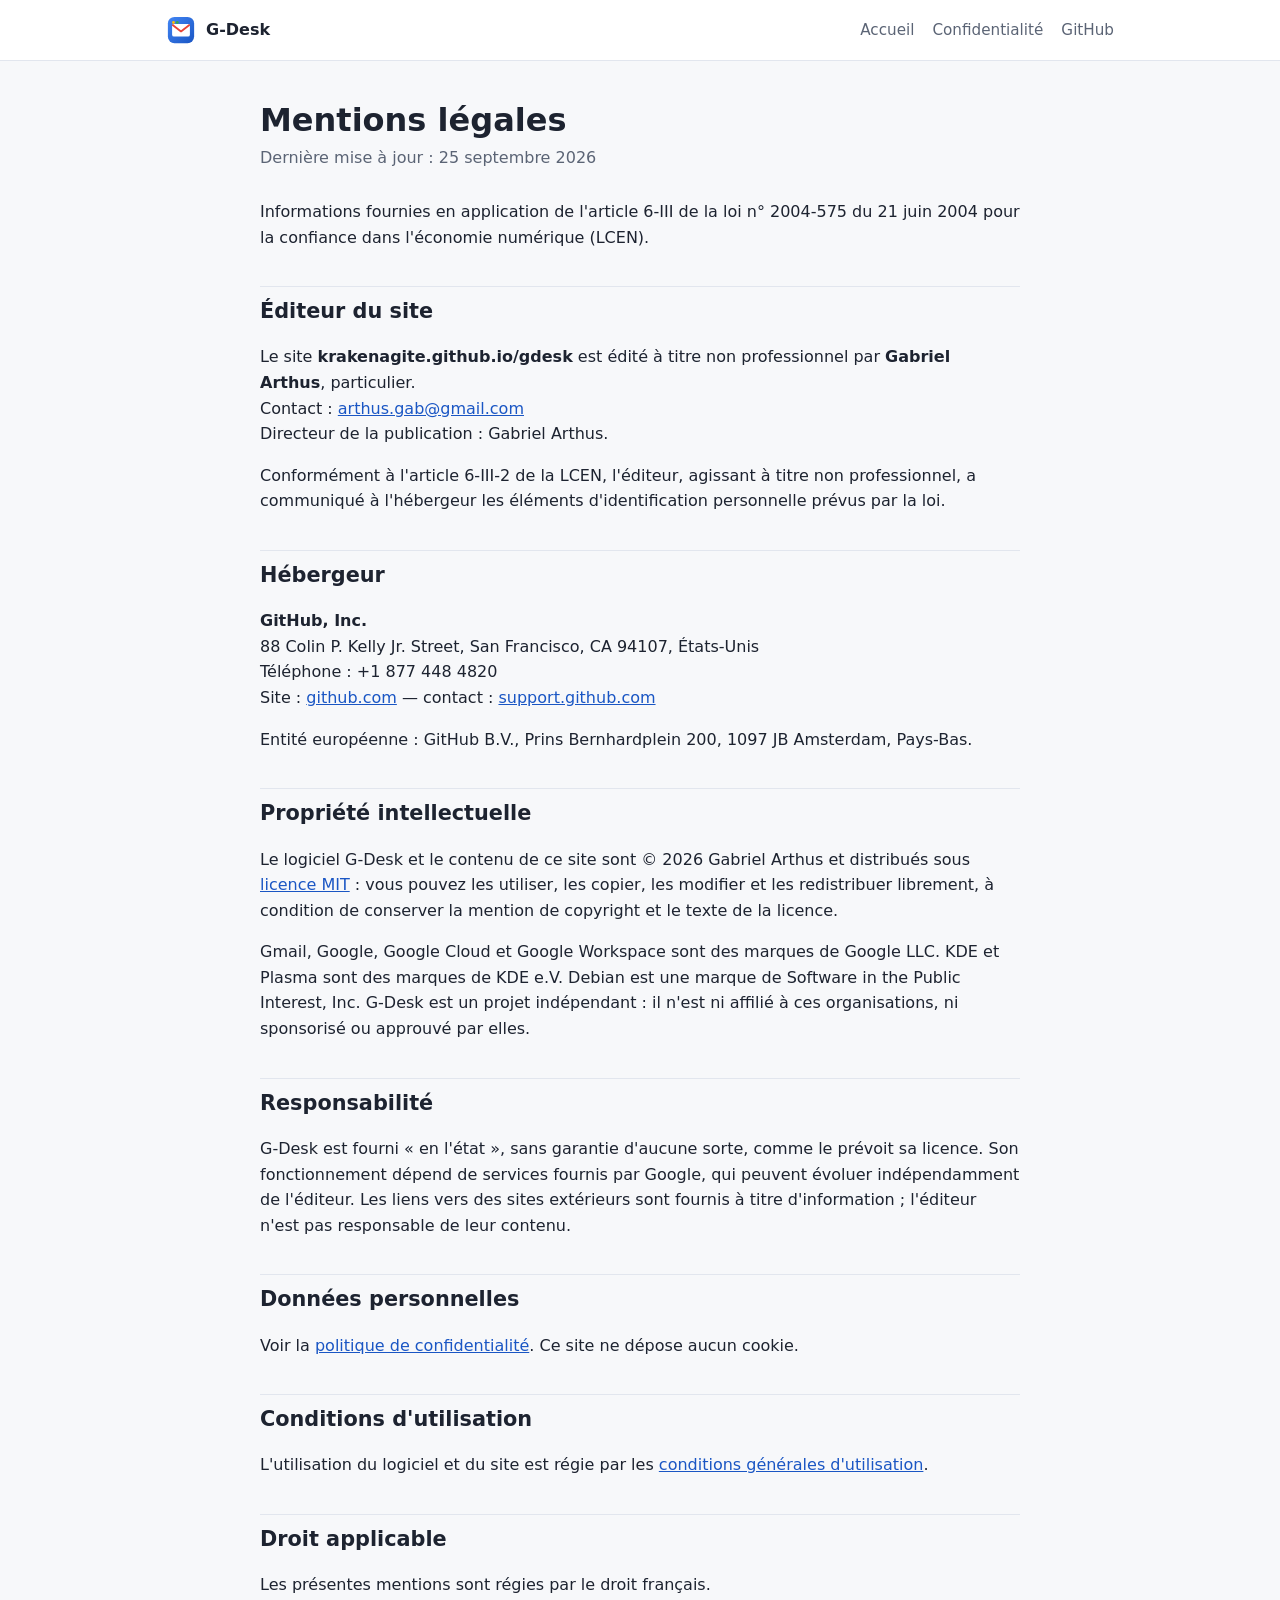
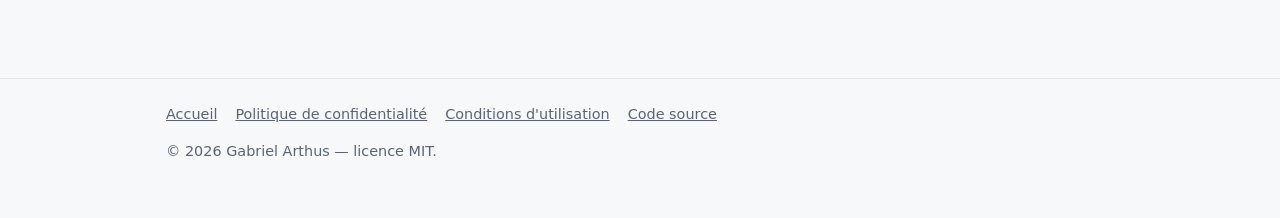
<file: docs/mentions-legales.html>
<!DOCTYPE html>
<html lang="fr">
<head>
  <meta charset="utf-8">
  <meta name="viewport" content="width=device-width, initial-scale=1">
  <title>Mentions légales — G-Desk</title>
  <meta name="description" content="Mentions légales du site G-Desk : éditeur, hébergeur, propriété intellectuelle.">
  <link rel="icon" href="gdesk.svg" type="image/svg+xml">
  <link rel="stylesheet" href="style.css">
</head>
<body>
  <header class="site-header">
    <div class="wrap">
      <a class="brand" href="./"><img src="gdesk.svg" alt="">G-Desk</a>
      <nav>
        <a href="./">Accueil</a>
        <a href="confidentialite.html">Confidentialité</a>
        <a class="hide-sm" href="https://github.com/KrakenAgite/gdesk">GitHub</a>
      </nav>
    </div>
  </header>

  <main class="wrap legal">
    <h1>Mentions légales</h1>
    <p class="updated">Dernière mise à jour : 25 septembre 2026</p>
    <p>Informations fournies en application de l'article 6-III de la loi n° 2004-575 du 21 juin 2004 pour la
      confiance dans l'économie numérique (LCEN).</p>

    <h2>Éditeur du site</h2>
    <p>Le site <strong>krakenagite.github.io/gdesk</strong> est édité à titre non professionnel par
      <strong>Gabriel Arthus</strong>, particulier.<br>
      Contact : <a href="mailto:arthus.gab@gmail.com">arthus.gab@gmail.com</a><br>
      Directeur de la publication : Gabriel Arthus.</p>
    <p>Conformément à l'article 6-III-2 de la LCEN, l'éditeur, agissant à titre non professionnel, a communiqué à
      l'hébergeur les éléments d'identification personnelle prévus par la loi.</p>

    <h2>Hébergeur</h2>
    <p><strong>GitHub, Inc.</strong><br>
      88 Colin P. Kelly Jr. Street, San Francisco, CA 94107, États-Unis<br>
      Téléphone : +1 877 448 4820<br>
      Site : <a href="https://github.com">github.com</a> — contact : <a href="https://support.github.com/">support.github.com</a></p>
    <p>Entité européenne : GitHub B.V., Prins Bernhardplein 200, 1097 JB Amsterdam, Pays-Bas.</p>

    <h2>Propriété intellectuelle</h2>
    <p>Le logiciel G-Desk et le contenu de ce site sont © 2026 Gabriel Arthus et distribués sous
      <a href="https://github.com/KrakenAgite/gdesk/blob/main/LICENSE">licence MIT</a> : vous pouvez les utiliser,
      les copier, les modifier et les redistribuer librement, à condition de conserver la mention de copyright et le
      texte de la licence.</p>
    <p>Gmail, Google, Google Cloud et Google Workspace sont des marques de Google LLC. KDE et Plasma sont des marques de
      KDE e.V. Debian est une marque de Software in the Public Interest, Inc. G-Desk est un projet indépendant : il
      n'est ni affilié à ces organisations, ni sponsorisé ou approuvé par elles.</p>

    <h2>Responsabilité</h2>
    <p>G-Desk est fourni « en l'état », sans garantie d'aucune sorte, comme le prévoit sa licence. Son fonctionnement
      dépend de services fournis par Google, qui peuvent évoluer indépendamment de l'éditeur. Les liens vers des sites
      extérieurs sont fournis à titre d'information ; l'éditeur n'est pas responsable de leur contenu.</p>

    <h2>Données personnelles</h2>
    <p>Voir la <a href="confidentialite.html">politique de confidentialité</a>. Ce site ne dépose aucun cookie.</p>

    <h2>Conditions d'utilisation</h2>
    <p>L'utilisation du logiciel et du site est régie par les <a href="conditions-utilisation.html">conditions
      générales d'utilisation</a>.</p>

    <h2>Droit applicable</h2>
    <p>Les présentes mentions sont régies par le droit français.</p>
  </main>

  <footer class="site-footer">
    <div class="wrap">
      <div class="links">
        <a href="./">Accueil</a>
        <a href="confidentialite.html">Politique de confidentialité</a>
        <a href="conditions-utilisation.html">Conditions d'utilisation</a>
        <a href="https://github.com/KrakenAgite/gdesk">Code source</a>
      </div>
      <p>© 2026 Gabriel Arthus — licence MIT.</p>
    </div>
  </footer>
</body>
</html>
</file>
<file: docs/style.css>
/* G-Desk — site statique, sans ressource externe (ni police, ni script, ni traceur) */
:root {
  --bg: #f7f8fa;
  --surface: #ffffff;
  --text: #1d2330;
  --muted: #5b6475;
  --border: #e2e6ee;
  --accent: #1a56c4;
  --accent-strong: #1446a3;
  --accent-soft: #e8f0fe;
  --code-bg: #eef1f6;
  --shadow: 0 1px 2px rgb(16 24 40 / 0.06), 0 8px 24px rgb(16 24 40 / 0.06);
}
@media (prefers-color-scheme: dark) {
  :root {
    --bg: #11141a;
    --surface: #191d25;
    --text: #e6e9ef;
    --muted: #9aa3b4;
    --border: #2a303c;
    --accent: #7aa7ff;
    --accent-strong: #9dbcff;
    --accent-soft: #1d2a45;
    --code-bg: #232835;
    --shadow: none;
  }
}

* { box-sizing: border-box; }
html { -webkit-text-size-adjust: 100%; }
body {
  margin: 0;
  background: var(--bg);
  color: var(--text);
  font: 16px/1.6 system-ui, -apple-system, "Segoe UI", "Noto Sans", Ubuntu, Cantarell, sans-serif;
}
a { color: var(--accent); }
a:hover { color: var(--accent-strong); }
code, pre { font-family: ui-monospace, "JetBrains Mono", "DejaVu Sans Mono", monospace; font-size: 0.92em; }
code { background: var(--code-bg); padding: 0.1em 0.35em; border-radius: 4px; }
pre { background: var(--code-bg); padding: 14px 16px; border-radius: 8px; overflow-x: auto; margin: 0; }
pre code { background: none; padding: 0; }

.wrap { max-width: 980px; margin: 0 auto; padding: 0 16px; }

/* En-tête */
.site-header { border-bottom: 1px solid var(--border); background: var(--surface); }
.site-header .wrap { display: flex; align-items: center; gap: 12px; height: 60px; }
.brand { display: flex; align-items: center; gap: 10px; font-weight: 700; color: var(--text); text-decoration: none; }
.brand img { width: 30px; height: 30px; }
.site-header nav { margin-left: auto; display: flex; gap: 18px; font-size: 0.95rem; }
.site-header nav a { color: var(--muted); text-decoration: none; }
.site-header nav a:hover { color: var(--text); }

/* Accueil */
.hero { padding: 64px 16px 40px; text-align: center; }
.hero img { width: 96px; height: 96px; }
.hero h1 { font-size: clamp(2rem, 5vw, 2.8rem); line-height: 1.15; margin: 18px 0 10px; letter-spacing: -0.02em; }
.hero p.lead { font-size: 1.15rem; color: var(--muted); max-width: 640px; margin: 0 auto 28px; }
.btn {
  display: inline-flex; align-items: center; gap: 10px;
  background: var(--accent); color: #fff; text-decoration: none; font-weight: 600;
  padding: 13px 22px; border-radius: 10px; box-shadow: var(--shadow);
}
@media (prefers-color-scheme: dark) { .btn { color: #0d1526; } }
.btn:hover { background: var(--accent-strong); color: #fff; }
@media (prefers-color-scheme: dark) { .btn:hover { color: #0d1526; } }
.btn svg { width: 20px; height: 20px; }
.meta { color: var(--muted); font-size: 0.9rem; margin-top: 12px; }
.meta a { color: var(--muted); }
.checksum { font-size: 0.78rem; word-break: break-all; }

section { padding: 36px 0; }
section h2 { font-size: 1.5rem; margin: 0 0 18px; letter-spacing: -0.01em; }

.grid { display: grid; grid-template-columns: repeat(auto-fit, minmax(260px, 1fr)); gap: 16px; }
.card { background: var(--surface); border: 1px solid var(--border); border-radius: 12px; padding: 20px; box-shadow: var(--shadow); }
.card h3 { margin: 0 0 6px; font-size: 1.05rem; }
.card p { margin: 0; color: var(--muted); font-size: 0.95rem; }

ol.steps { padding-left: 1.3em; margin: 0; }
ol.steps li { margin-bottom: 10px; }
.install { display: grid; gap: 12px; }

.notice {
  background: var(--accent-soft); border-radius: 10px; padding: 14px 16px; font-size: 0.95rem;
}

/* Pages juridiques */
.legal { padding: 40px 16px 24px; max-width: 792px; overflow-wrap: anywhere; }
.legal td, .legal th { overflow-wrap: normal; }
.legal h1 { font-size: 2rem; line-height: 1.2; margin: 0 0 6px; }
.legal .updated { color: var(--muted); margin: 0 0 28px; }
.legal h2 { font-size: 1.3rem; margin: 36px 0 10px; padding-top: 8px; border-top: 1px solid var(--border); }
.legal h3 { font-size: 1.05rem; margin: 22px 0 6px; }
.legal table { width: 100%; border-collapse: collapse; font-size: 0.93rem; margin: 10px 0; display: block; overflow-x: auto; }
.legal th, .legal td { text-align: left; vertical-align: top; padding: 8px 10px; border: 1px solid var(--border); }
.legal th { background: var(--surface); }
.toc { background: var(--surface); border: 1px solid var(--border); border-radius: 10px; padding: 14px 18px 14px 34px; }

/* Pied de page */
.site-footer { border-top: 1px solid var(--border); margin-top: 40px; padding: 24px 0 40px; color: var(--muted); font-size: 0.9rem; }
.site-footer .links { display: flex; flex-wrap: wrap; gap: 8px 18px; margin-bottom: 10px; }
.site-footer a { color: var(--muted); }

@media (max-width: 560px) {
  .site-header nav { gap: 12px; font-size: 0.88rem; }
  .site-header nav .hide-sm { display: none; }
  .hero { padding-top: 40px; }
  .checksum { font-size: 0.72rem; }
}
</file>
